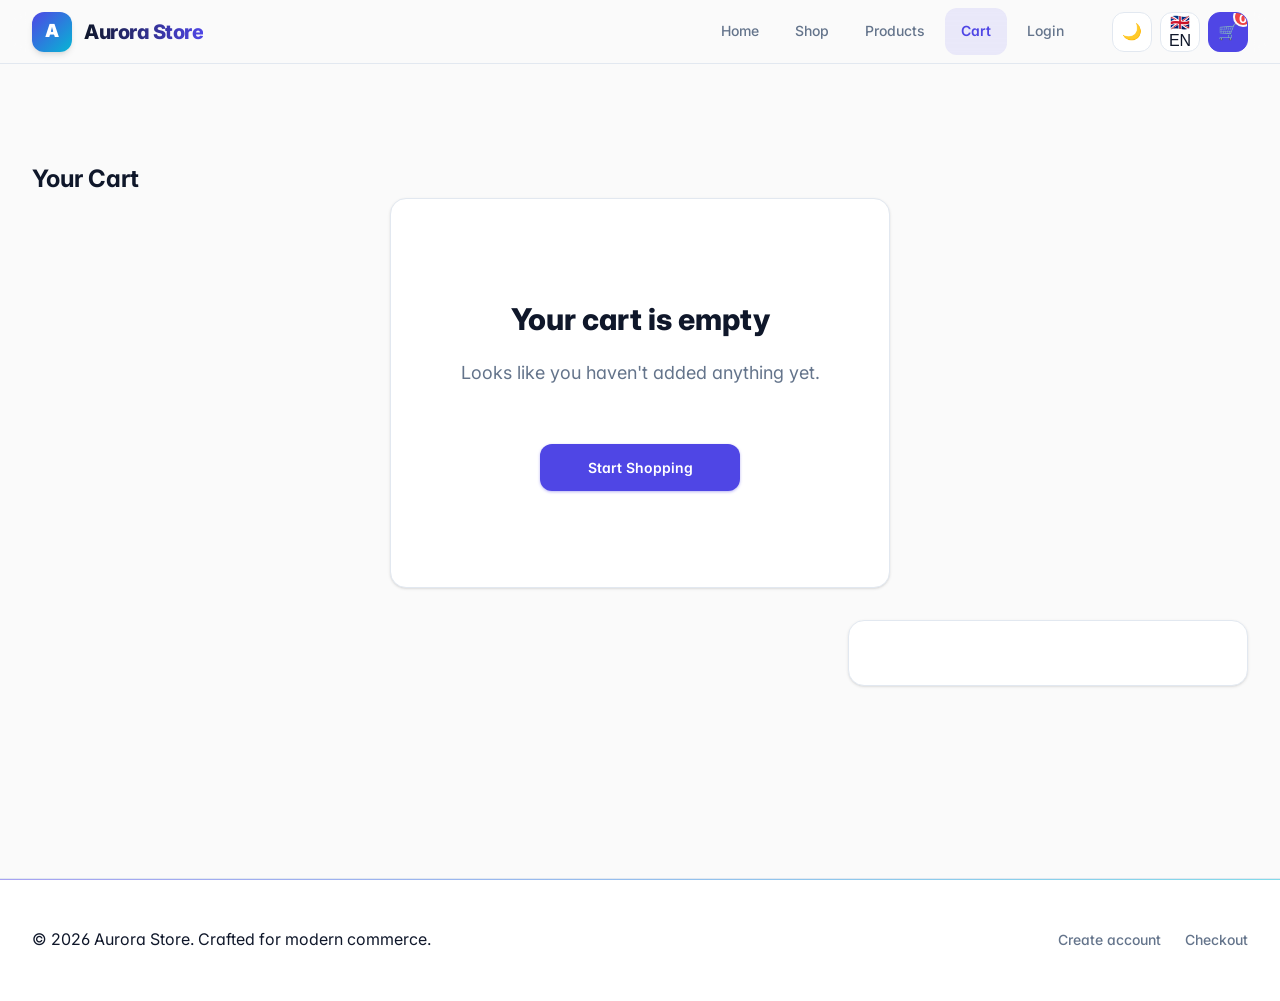
<file: pages/cart.html>
<!DOCTYPE html>
<html lang="en" dir="ltr" data-theme="light">
  <head>
    <meta charset="UTF-8" />
    <meta name="viewport" content="width=device-width, initial-scale=1.0" />
    <meta name="description" content="Review and manage your shopping cart." />
    <title>Cart | Aurora Store</title>
    <link rel="preconnect" href="https://fonts.googleapis.com" />
    <link rel="preconnect" href="https://fonts.gstatic.com" crossorigin />
    <link href="https://fonts.googleapis.com/css2?family=Inter:wght@400;500;600;700;800&family=Cairo:wght@400;500;600;700&display=swap" rel="stylesheet"/>
    <link rel="stylesheet" href="../assets/css/main.css" />
    <script src="../assets/js/app.js" defer></script>
  </head>
  <body data-cart-page>
    <a class="skip-link" href="#main-content">Skip to content</a>

    <header class="site-header" id="top">
      <div class="container site-header__inner">
        <a href="index.html" class="brand" aria-label="Aurora Store home">
          <span class="brand__mark" aria-hidden="true">A</span>
          <span class="brand__name" data-i18n="brand.name">Aurora Store</span>
        </a>

        <button class="nav-toggle" type="button" aria-label="Toggle navigation menu" aria-expanded="false" aria-controls="site-nav" data-nav-toggle>
          <span></span>
          <span></span>
          <span></span>
        </button>

        <nav class="site-nav" id="site-nav" aria-label="Main navigation" data-nav>
          <a class="site-nav__link" href="index.html" data-i18n="nav.home">Home</a>
          <a class="site-nav__link" href="./shop.html" data-i18n="nav.shop">Shop</a>
          <a class="site-nav__link" href="./shop.html" data-i18n="nav.product">Products</a>
          <a class="site-nav__link site-nav__link--active" href="./cart.html" data-i18n="nav.cart">Cart</a>
          <a class="site-nav__link" href="./login.html" data-i18n="nav.login">Login</a>
        </nav>

        <div class="header-actions">
          <button class="icon-btn" type="button" aria-label="Toggle theme" data-theme-toggle>
            <span data-theme-icon aria-hidden="true">🌙</span>
          </button>
          <button class="icon-btn" type="button" aria-label="Switch language" data-lang-toggle>
            <span data-lang-icon>🇬🇧 EN</span>
          </button>
          <a class="icon-btn icon-btn--cart" href="./cart.html" aria-label="Open cart">
            <span aria-hidden="true">🛒</span>
            <span class="cart-counter" data-cart-count>0</span>
          </a>
        </div>
      </div>
    </header>

    <main id="main-content">
      <section class="section">
        <div class="container">
          <h1 data-i18n="cart.title">Your Cart</h1>
          
          <div data-cart-empty hidden class="card cart-empty">
            <h2 data-i18n="cart.emptyTitle">Your cart is empty</h2>
            <p data-i18n="cart.emptyText">Looks like you haven't added anything yet.</p>
            <a href="./shop.html" class="btn btn--primary" style="margin-top: var(--space-6);" data-i18n="cart.startShopping">Start Shopping</a>
          </div>

          <div class="cart-layout">
            <div class="cart-items" data-cart-items></div>
            <div class="cart-summary card" data-cart-summary></div>
          </div>
        </div>
      </section>
    </main>

    <footer class="site-footer">
      <div class="container site-footer__inner">
        <p data-i18n="footer.copyright">© 2026 Aurora Store. Crafted for modern commerce.</p>
        <div class="site-footer__links">
          <a href="./signup.html" data-i18n="footer.create">Create account</a>
          <a href="./checkout.html" data-i18n="footer.checkout">Checkout</a>
        </div>
      </div>
    </footer>

    <div class="toast-stack" aria-live="polite" aria-atomic="true" data-toast-stack></div>
  </body>
</html>
</file>
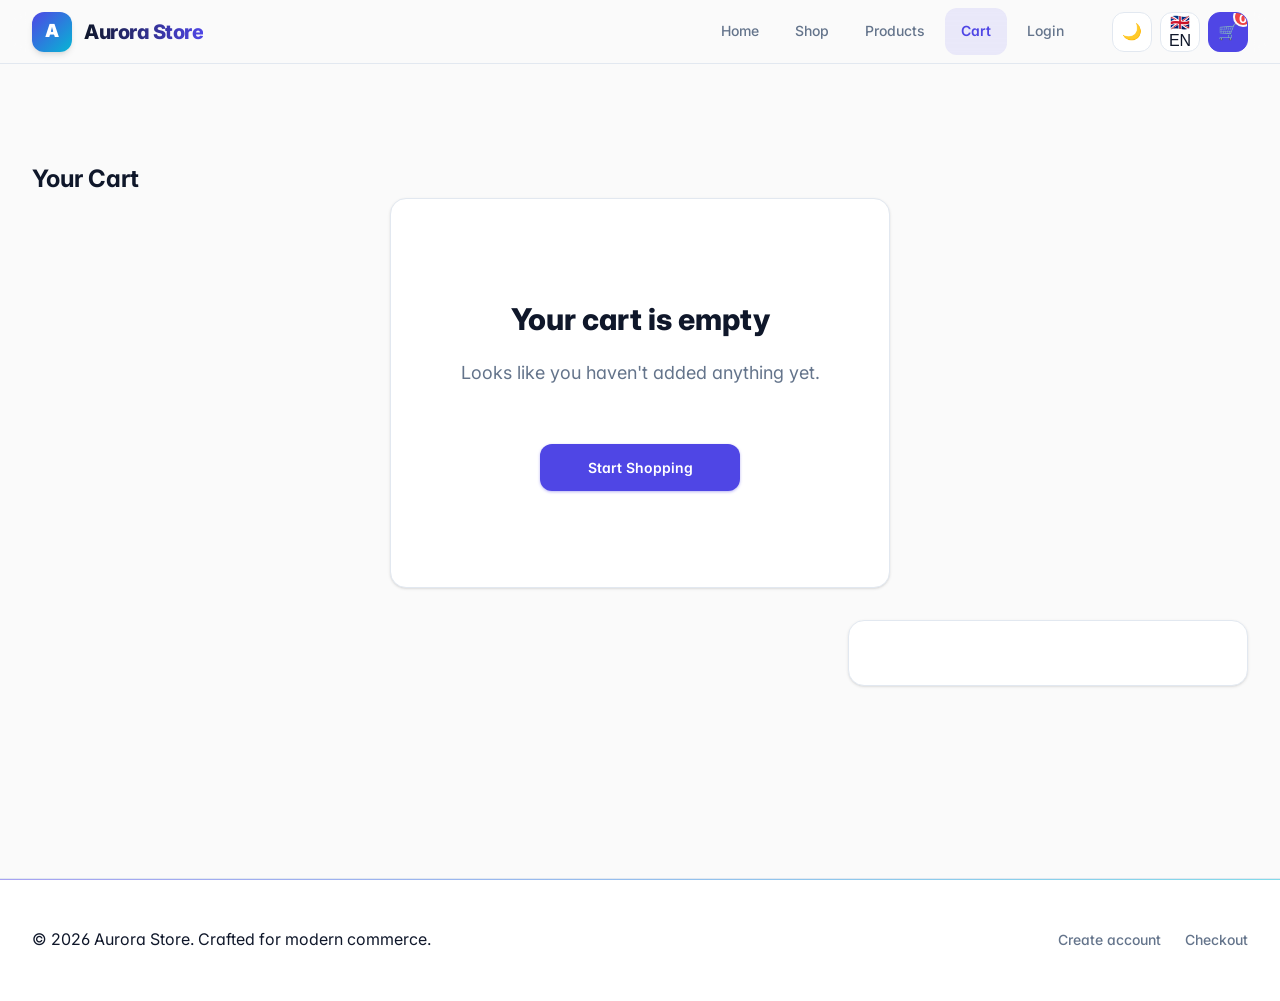
<file: pages/checkout.html>
<!DOCTYPE html>
<html lang="en" dir="ltr" data-theme="light">
  <head>
    <meta charset="UTF-8" />
    <meta name="viewport" content="width=device-width, initial-scale=1.0" />
    <meta name="description" content="Complete your purchase securely." />
    <title>Checkout | Aurora Store</title>
    <link rel="preconnect" href="https://fonts.googleapis.com" />
    <link rel="preconnect" href="https://fonts.gstatic.com" crossorigin />
    <link href="https://fonts.googleapis.com/css2?family=Inter:wght@400;500;600;700;800&family=Cairo:wght@400;500;600;700&display=swap" rel="stylesheet"/>
    <link rel="stylesheet" href="../assets/css/main.css" />
    <script src="../assets/js/app.js" defer></script>
  </head>
  <body data-checkout-page>
    <a class="skip-link" href="#main-content">Skip to content</a>

    <header class="site-header" id="top">
      <div class="container site-header__inner">
        <a href="./index.html" class="brand" aria-label="Aurora Store home">
          <span class="brand__mark" aria-hidden="true">A</span>
          <span class="brand__name" data-i18n="brand.name">Aurora Store</span>
        </a>

        <button class="nav-toggle" type="button" aria-label="Toggle navigation menu" aria-expanded="false" aria-controls="site-nav" data-nav-toggle>
          <span></span>
          <span></span>
          <span></span>
        </button>

        <nav class="site-nav" id="site-nav" aria-label="Main navigation" data-nav>
          <a class="site-nav__link" href="index.html" data-i18n="nav.home">Home</a>
          <a class="site-nav__link" href="./shop.html" data-i18n="nav.shop">Shop</a>
          <a class="site-nav__link" href="./shop.html" data-i18n="nav.product">Products</a>
          <a class="site-nav__link" href="./cart.html" data-i18n="nav.cart">Cart</a>
          <a class="site-nav__link" href="./login.html" data-i18n="nav.login">Login</a>
        </nav>

        <div class="header-actions">
          <button class="icon-btn" type="button" aria-label="Toggle theme" data-theme-toggle>
            <span data-theme-icon aria-hidden="true">🌙</span>
          </button>
          <button class="icon-btn" type="button" aria-label="Switch language" data-lang-toggle>
            <span data-lang-icon>🇬🇧 EN</span>
          </button>
        </div>
      </div>
    </header>

    <main id="main-content">
      <section class="section">
        <div class="container">
          <h1 data-i18n="checkout.title">Checkout</h1>
          
          <div class="checkout-layout">
            <form class="card checkout-form" data-checkout-form>
              <div class="form-group">
                <label for="full-name" data-i18n="checkout.fullName">Full Name *</label>
                <input type="text" id="full-name" class="input" required />
              </div>
              <div class="form-group">
                <label for="email" data-i18n="checkout.email">Email Address *</label>
                <input type="email" id="email" class="input" required />
              </div>
              <div class="form-group">
                <label for="address" data-i18n="checkout.address">Shipping Address *</label>
                <textarea id="address" class="input" rows="3" style="border-radius: var(--radius-md);" required></textarea>
              </div>
              <div class="form-group">
                <label for="card" data-i18n="checkout.card">Card Number *</label>
                <input type="text" id="card" class="input" placeholder="4242 4242 4242 4242" required />
              </div>
              <button type="submit" class="btn btn--primary btn--full" data-i18n="checkout.placeOrder">Place Order</button>
              <div class="form-feedback" data-checkout-feedback></div>
            </form>

            <div class="card cart-summary" data-checkout-summary></div>
          </div>
        </div>
      </section>
    </main>

    <footer class="site-footer">
      <div class="container site-footer__inner">
        <p data-i18n="footer.copyright">© 2026 Aurora Store. Crafted for modern commerce.</p>
        <div class="site-footer__links">
          <a href="./signup.html" data-i18n="footer.create">Create account</a>
          <a href="./checkout.html" data-i18n="footer.checkout">Checkout</a>
        </div>
      </div>
    </footer>

    <div class="toast-stack" aria-live="polite" aria-atomic="true" data-toast-stack></div>
  </body>
</html>
</file>
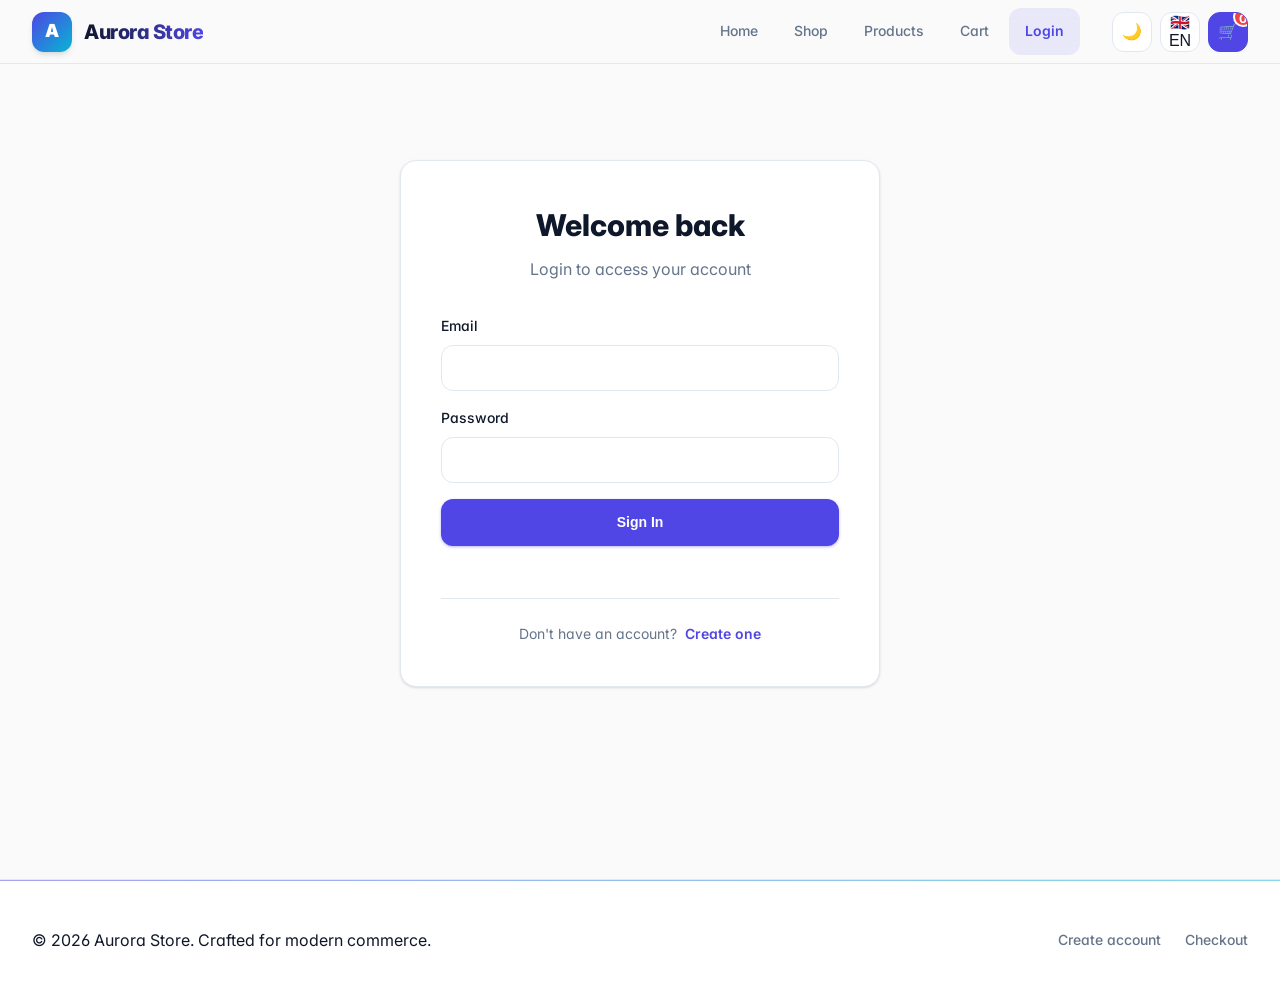
<file: pages/login.html>
<!DOCTYPE html>
<html lang="en" dir="ltr" data-theme="light">
  <head>
    <meta charset="UTF-8" />
    <meta name="viewport" content="width=device-width, initial-scale=1.0" />
    <meta name="description" content="Login to your Aurora Store account." />
    <title>Login | Aurora Store</title>
    <link rel="preconnect" href="https://fonts.googleapis.com" />
    <link rel="preconnect" href="https://fonts.gstatic.com" crossorigin />
    <link href="https://fonts.googleapis.com/css2?family=Inter:wght@400;500;600;700;800&family=Cairo:wght@400;500;600;700&display=swap" rel="stylesheet"/>
    <link rel="stylesheet" href="../assets/css/main.css" />
    <script src="../assets/js/app.js" defer></script>
  </head>
  <body data-login-page>
    <a class="skip-link" href="#main-content">Skip to content</a>

    <header class="site-header" id="top">
      <div class="container site-header__inner">
        <a href="./index.html" class="brand" aria-label="Aurora Store home">
          <span class="brand__mark" aria-hidden="true">A</span>
          <span class="brand__name" data-i18n="brand.name">Aurora Store</span>
        </a>

        <button class="nav-toggle" type="button" aria-label="Toggle navigation menu" aria-expanded="false" aria-controls="site-nav" data-nav-toggle>
          <span></span>
          <span></span>
          <span></span>
        </button>

        <nav class="site-nav" id="site-nav" aria-label="Main navigation" data-nav>
          <a class="site-nav__link" href="./index.html" data-i18n="nav.home">Home</a>
          <a class="site-nav__link" href="./shop.html" data-i18n="nav.shop">Shop</a>
          <a class="site-nav__link" href="./shop.html" data-i18n="nav.product">Products</a>
          <a class="site-nav__link" href="./cart.html" data-i18n="nav.cart">Cart</a>
          <a class="site-nav__link site-nav__link--active" href="./login.html" data-i18n="nav.login">Login</a>
        </nav>

        <div class="header-actions">
          <button class="icon-btn" type="button" aria-label="Toggle theme" data-theme-toggle>
            <span data-theme-icon aria-hidden="true">🌙</span>
          </button>
          <button class="icon-btn" type="button" aria-label="Switch language" data-lang-toggle>
            <span data-lang-icon>🇬🇧 EN</span>
          </button>
          <a class="icon-btn icon-btn--cart" href="./cart.html" aria-label="Open cart">
            <span aria-hidden="true">🛒</span>
            <span class="cart-counter" data-cart-count>0</span>
          </a>
        </div>
      </div>
    </header>

    <main id="main-content">
      <section class="section">
        <div class="container">
          <div class="card auth-card">
            <h1 data-i18n="login.title">Welcome back</h1>
            <p data-i18n="login.subtitle">Login to access your account</p>
            <form class="auth-form" data-login-form>
              <div class="form-group">
                <label for="login-email" data-i18n="login.email">Email</label>
                <input type="email" id="login-email" class="input" required />
              </div>
              <div class="form-group">
                <label for="login-password" data-i18n="login.password">Password</label>
                <input type="password" id="login-password" class="input" required />
              </div>
              <button type="submit" class="btn btn--primary btn--full" data-i18n="login.button">Sign In</button>
              <div class="form-feedback" data-login-feedback></div>
            </form>
            <div class="auth-link">
              <span data-i18n="login.noAccount">Don't have an account?</span>
              <a href="./signup.html" class="link" data-i18n="login.create">Create one</a>
            </div>
          </div>
        </div>
      </section>
    </main>

    <footer class="site-footer">
      <div class="container site-footer__inner">
        <p data-i18n="footer.copyright">© 2026 Aurora Store. Crafted for modern commerce.</p>
        <div class="site-footer__links">
          <a href="./signup.html" data-i18n="footer.create">Create account</a>
          <a href="./checkout.html" data-i18n="footer.checkout">Checkout</a>
        </div>
      </div>
    </footer>

    <div class="toast-stack" aria-live="polite" aria-atomic="true" data-toast-stack></div>
  </body>
</html>
</file>
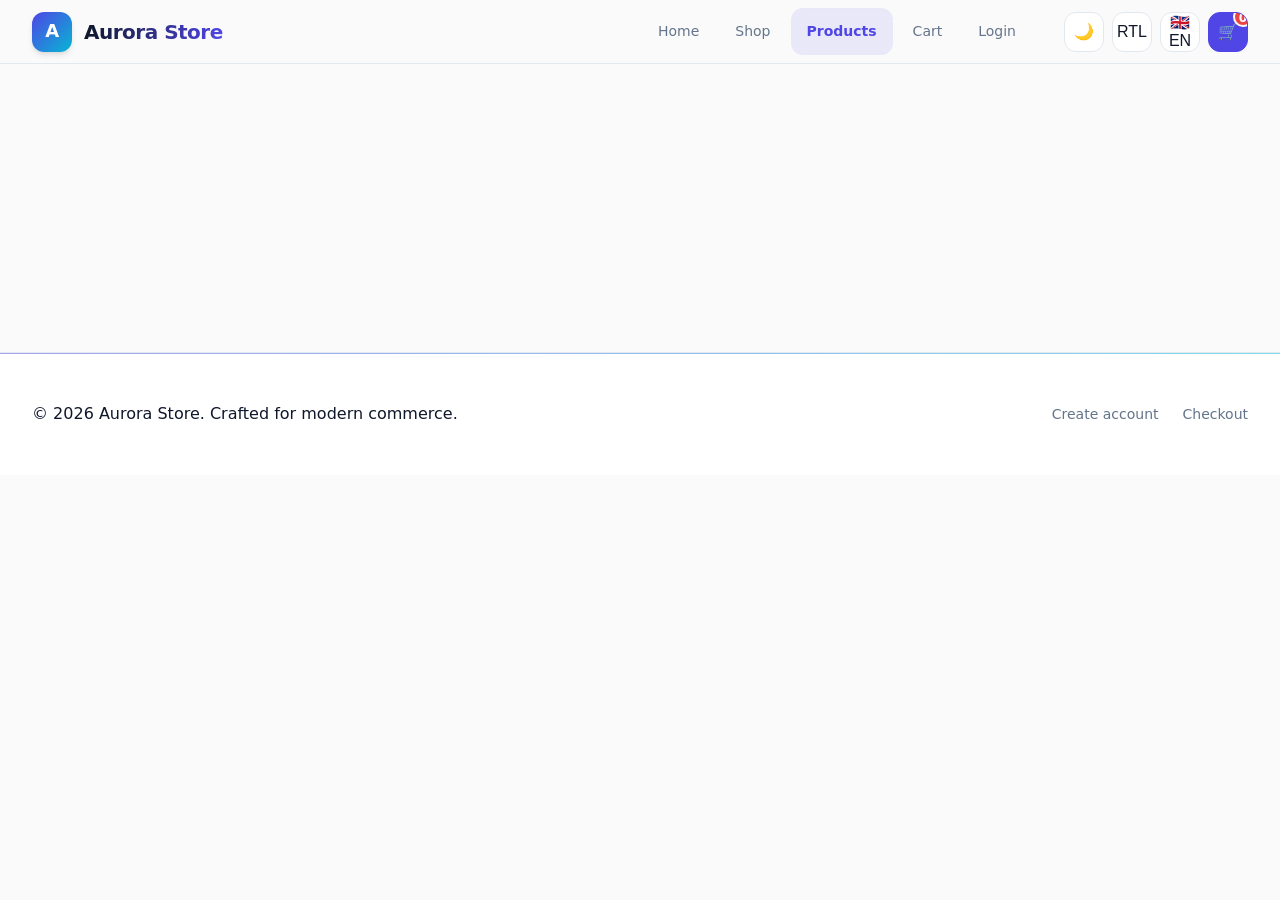
<file: pages/product.html>
<!DOCTYPE html>
<html lang="en" dir="ltr" data-theme="light">
  <head>
    <meta charset="UTF-8" />
    <meta name="viewport" content="width=device-width, initial-scale=1.0" />
    <meta name="description" content="View product details and add to cart." />
    <title>Aurora Store | Product</title>
    <link rel="preconnect" href="https://fonts.googleapis.com" />
    <link rel="preconnect" href="https://fonts.gstatic.com" crossorigin />
    <link
      href="https://fonts.googleapis.com/css2?family=Cairo:wght@400;500;600;700&family=Poppins:wght@400;500;600;700&display=swap"
      rel="stylesheet"
    />
    <link rel="stylesheet" href="../assets/css/main.css" />
    <script src="../assets/js/app.js" defer></script>
  </head>
  <body data-product-page>
    <a class="skip-link" href="#main-content">Skip to content</a>

    <header class="site-header" id="top">
      <div class="container site-header__inner">
        <a href="./index.html" class="brand" aria-label="Aurora Store home">
          <span class="brand__mark" aria-hidden="true">A</span>
          <span class="brand__name" data-i18n="brand.name">Aurora Store</span>
        </a>

        <button
          class="nav-toggle"
          type="button"
          aria-label="Toggle navigation menu"
          aria-expanded="false"
          aria-controls="site-nav"
          data-nav-toggle
        >
          <span></span>
          <span></span>
          <span></span>
        </button>

        <nav class="site-nav" id="site-nav" aria-label="Main navigation" data-nav>
          <a class="site-nav__link" href="./index.html" data-i18n="nav.home">Home</a>
          <a class="site-nav__link" href="./shop.html" data-i18n="nav.shop">Shop</a>
          <a class="site-nav__link site-nav__link--active" href="./product.html" data-i18n="nav.product">Product</a>
          <a class="site-nav__link" href="./cart.html" data-i18n="nav.cart">Cart</a>
          <a class="site-nav__link" href="./login.html" data-i18n="nav.login">Login</a>
        </nav>

        <div class="header-actions">
          <button class="icon-btn" type="button" aria-label="Toggle theme" data-theme-toggle>
            <span data-theme-icon aria-hidden="true">🌙</span>
          </button>
          <button class="icon-btn" type="button" aria-label="Switch text direction" data-dir-toggle>
            <span aria-hidden="true">RTL</span>
          </button>
          <button class="icon-btn" type="button" aria-label="Switch language" data-lang-toggle>
            <span data-lang-icon>🇬🇧 EN</span>
          </button>
          <a class="icon-btn icon-btn--cart" href="./cart.html" aria-label="Open cart">
            <span aria-hidden="true">🛒</span>
            <span class="cart-counter" data-cart-count>0</span>
          </a>
        </div>
      </div>
    </header>

    <main id="main-content">
      <section class="section">
        <div class="container">
          <div data-product-not-found hidden class="card cart-empty">
            <h2 data-i18n="product.notfound.title">Product not found</h2>
            <p data-i18n="product.notfound.text">The product you're looking for doesn't exist.</p>
            <a href="./shop.html" class="btn btn--primary" style="margin-top: var(--space-2);" data-i18n="product.notfound.button">Browse Shop</a>
          </div>
          <div class="product-detail" data-product-container></div>
        </div>
      </section>
    </main>

    <footer class="site-footer">
      <div class="container site-footer__inner">
        <p data-i18n="footer.copyright">© 2026 Aurora Store. Crafted for modern commerce.</p>
        <div class="site-footer__links">
          <a href="./signup.html" data-i18n="footer.create">Create account</a>
          <a href="./checkout.html" data-i18n="footer.checkout">Checkout</a>
        </div>
      </div>
    </footer>

    <div class="toast-stack" aria-live="polite" aria-atomic="true" data-toast-stack></div>
  </body>
</html>
</file>
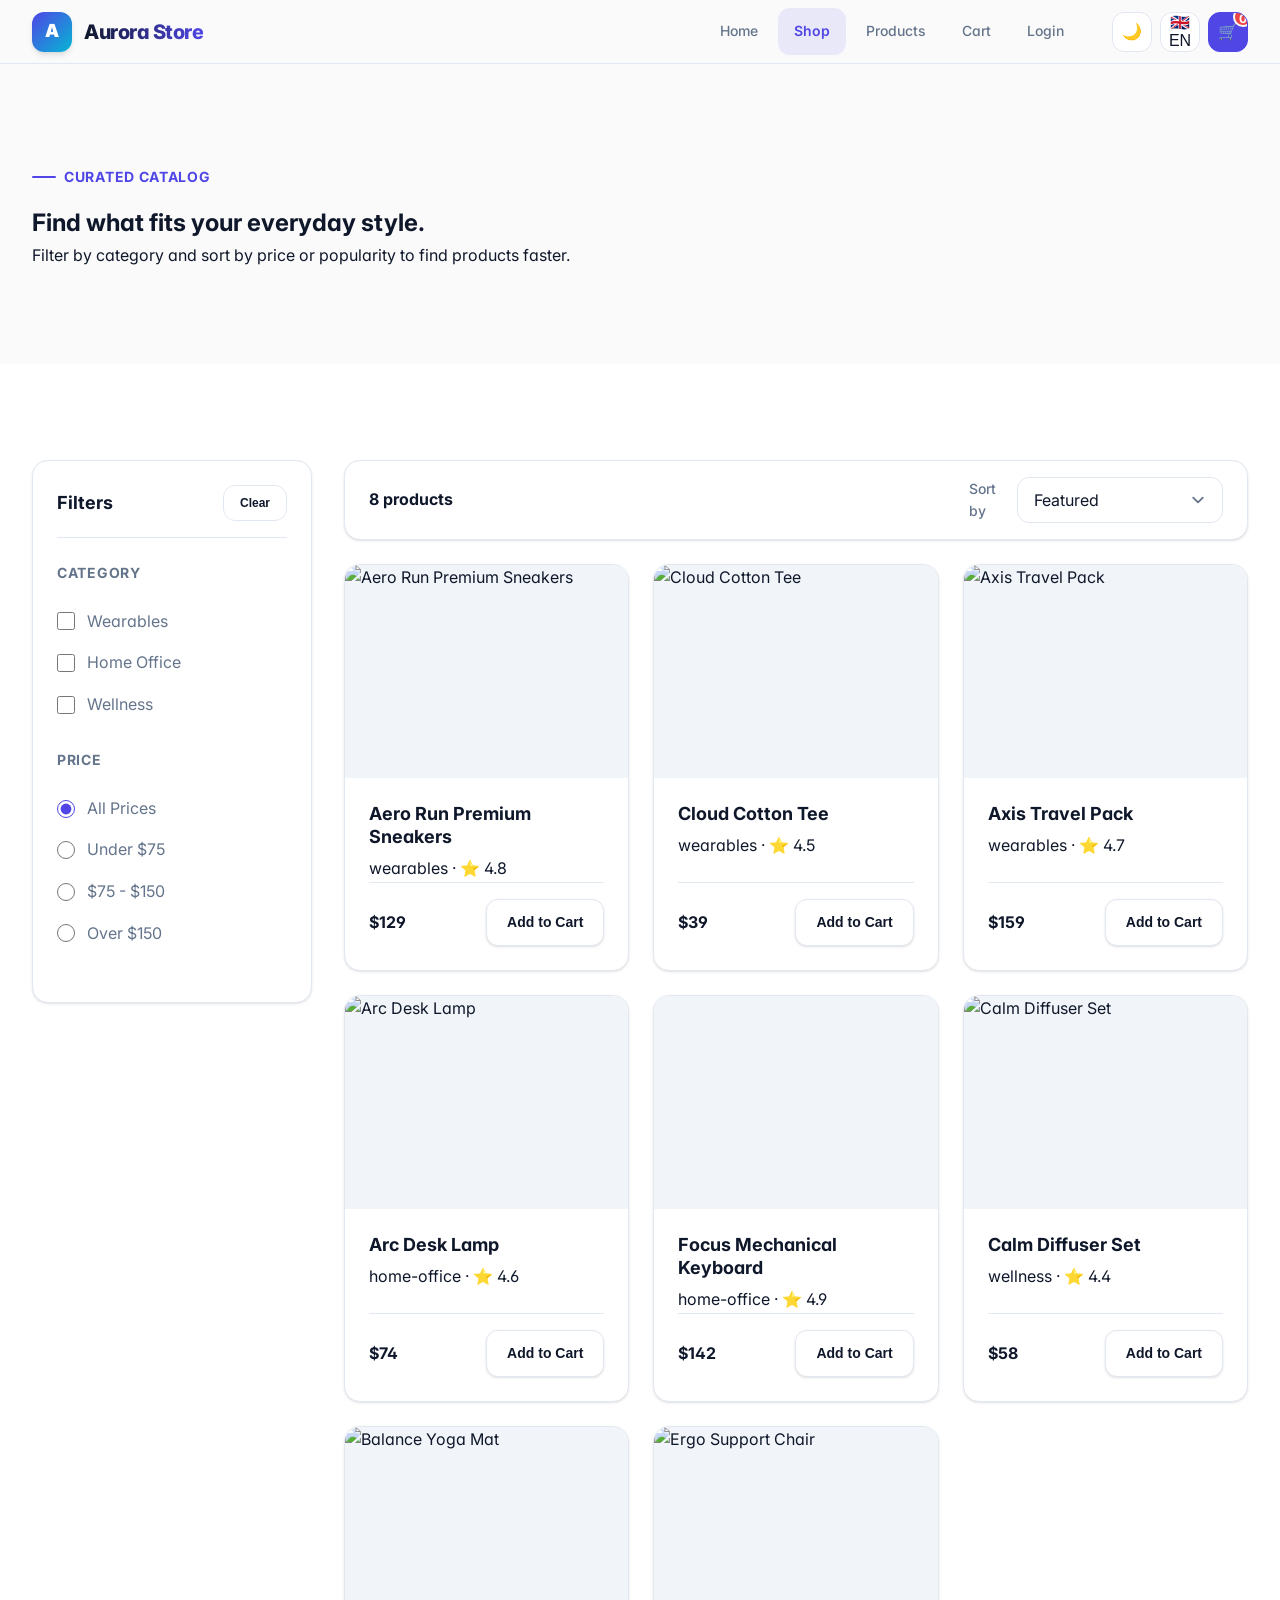
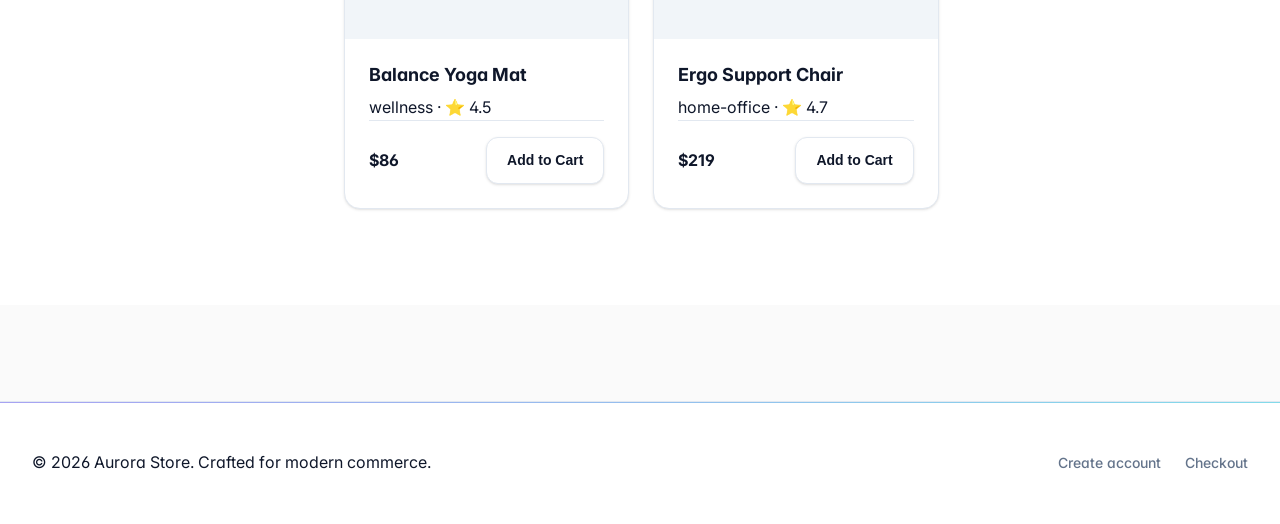
<file: pages/shop.html>
<!doctype html>
<html lang="en" dir="ltr" data-theme="light">
  <head>
    <meta charset="UTF-8" />
    <meta name="viewport" content="width=device-width, initial-scale=1.0" />
    <meta name="description" content="Browse Aurora Store products with smart filtering and sorting."/>
    <title>Shop | Aurora Store</title>
    <link rel="preconnect" href="https://fonts.googleapis.com" />
    <link rel="preconnect" href="https://fonts.gstatic.com" crossorigin />
    <link href="https://fonts.googleapis.com/css2?family=Inter:wght@400;500;600;700;800&family=Cairo:wght@400;500;600;700&display=swap" rel="stylesheet"/>
    <link rel="stylesheet" href="../assets/css/main.css" />
    <script src="../assets/js/app.js" defer></script>
  </head>
  <body class="page page--shop" data-shop-page>
    <a class="skip-link" href="#main-content">Skip to content</a>

    <header class="site-header" id="top">
      <div class="container site-header__inner">
        <a href="./index.html" class="brand" aria-label="Aurora Store home">
          <span class="brand__mark" aria-hidden="true">A</span>
          <span class="brand__name" data-i18n="brand.name">Aurora Store</span>
        </a>

        <button class="nav-toggle" type="button" aria-label="Toggle navigation menu" aria-expanded="false" aria-controls="site-nav" data-nav-toggle>
          <span></span>
          <span></span>
          <span></span>
        </button>

        <nav class="site-nav" id="site-nav" aria-label="Main navigation" data-nav>
          <a class="site-nav__link" href="./index.html" data-i18n="nav.home">Home</a>
          <a class="site-nav__link site-nav__link--active" href="./shop.html" data-i18n="nav.shop">Shop</a>
          <a class="site-nav__link" href="./shop.html" data-i18n="nav.product">Products</a>
          <a class="site-nav__link" href="./cart.html" data-i18n="nav.cart">Cart</a>
          <a class="site-nav__link" href="./login.html" data-i18n="nav.login">Login</a>
        </nav>

        <div class="header-actions">
          <button class="icon-btn" type="button" aria-label="Toggle theme" data-theme-toggle>
            <span data-theme-icon aria-hidden="true">🌙</span>
          </button>
          <button class="icon-btn" type="button" aria-label="Switch language" data-lang-toggle>
            <span data-lang-icon>🇬🇧 EN</span>
          </button>
          <a class="icon-btn icon-btn--cart" href="./cart.html" aria-label="Open cart">
            <span aria-hidden="true">🛒</span>
            <span class="cart-counter" data-cart-count>0</span>
          </a>
        </div>
      </div>
    </header>

    <main id="main-content">
      <section class="section shop-hero">
        <div class="container">
          <p class="eyebrow" data-i18n="shop.eyebrow">Curated Catalog</p>
          <h1 data-i18n="shop.title">Find what fits your everyday style.</h1>
          <p class="shop-hero__text" data-i18n="shop.subtitle">
            Filter by category and sort by price or popularity to find products faster.
          </p>
        </div>
      </section>

      <section class="section section--muted">
        <div class="container shop-layout">
          <aside class="card shop-filters" aria-label="Product filters">
            <div class="shop-filters__head">
              <h2 data-i18n="shop.filters">Filters</h2>
              <button class="btn btn--sm btn--outline" type="button" data-clear-filters data-i18n="shop.clear">
                Clear
              </button>
            </div>

            <fieldset class="filter-group">
              <legend class="filter-group__title" data-i18n="shop.category">Category</legend>
              <label class="filter-option">
                <input type="checkbox" name="category" value="wearables" />
                <span data-i18n="categories.wearables">Wearables</span>
              </label>
              <label class="filter-option">
                <input type="checkbox" name="category" value="home-office" />
                <span data-i18n="categories.homeOffice">Home Office</span>
              </label>
              <label class="filter-option">
                <input type="checkbox" name="category" value="wellness" />
                <span data-i18n="categories.wellness">Wellness</span>
              </label>
            </fieldset>

            <fieldset class="filter-group">
              <legend class="filter-group__title" data-i18n="shop.price">Price</legend>
              <label class="filter-option">
                <input type="radio" name="price" value="all" checked />
                <span data-i18n="shop.priceAll">All Prices</span>
              </label>
              <label class="filter-option">
                <input type="radio" name="price" value="under-75" />
                <span data-i18n="shop.priceUnder">Under $75</span>
              </label>
              <label class="filter-option">
                <input type="radio" name="price" value="75-150" />
                <span data-i18n="shop.priceRange">$75 - $150</span>
              </label>
              <label class="filter-option">
                <input type="radio" name="price" value="over-150" />
                <span data-i18n="shop.priceOver">Over $150</span>
              </label>
            </fieldset>
          </aside>

          <div class="shop-content">
            <div class="shop-toolbar card">
              <div class="shop-toolbar__meta">
                <strong data-result-count>0 products</strong>
              </div>
              <label class="shop-sort">
                <span class="shop-sort__label" data-i18n="shop.sortBy">Sort by</span>
                <select class="input" data-sort-select aria-label="Sort products">
                  <option value="featured" data-i18n="shop.sortFeatured">Featured</option>
                  <option value="price-asc" data-i18n="shop.sortPriceLow">Price: Low to High</option>
                  <option value="price-desc" data-i18n="shop.sortPriceHigh">Price: High to Low</option>
                  <option value="rating-desc" data-i18n="shop.sortRating">Top Rated</option>
                </select>
              </label>
            </div>

            <div class="product-grid shop-grid" data-shop-grid aria-live="polite"></div>

            <div class="shop-empty card" data-empty-state hidden>
              <h3 data-i18n="shop.noResults">No products match your filters</h3>
              <p data-i18n="shop.tryAgain">Try removing one or more filters to view more items.</p>
              <button class="btn btn--primary" type="button" data-clear-filters data-i18n="shop.reset">
                Reset filters
              </button>
            </div>
          </div>
        </div>
      </section>
    </main>

    <footer class="site-footer">
      <div class="container site-footer__inner">
        <p data-i18n="footer.copyright">© 2026 Aurora Store. Crafted for modern commerce.</p>
        <div class="site-footer__links">
          <a href="./signup.html" data-i18n="footer.create">Create account</a>
          <a href="./checkout.html" data-i18n="footer.checkout">Checkout</a>
        </div>
      </div>
    </footer>

    <div class="toast-stack" aria-live="polite" aria-atomic="true" data-toast-stack></div>
  </body>
</html>
</file>
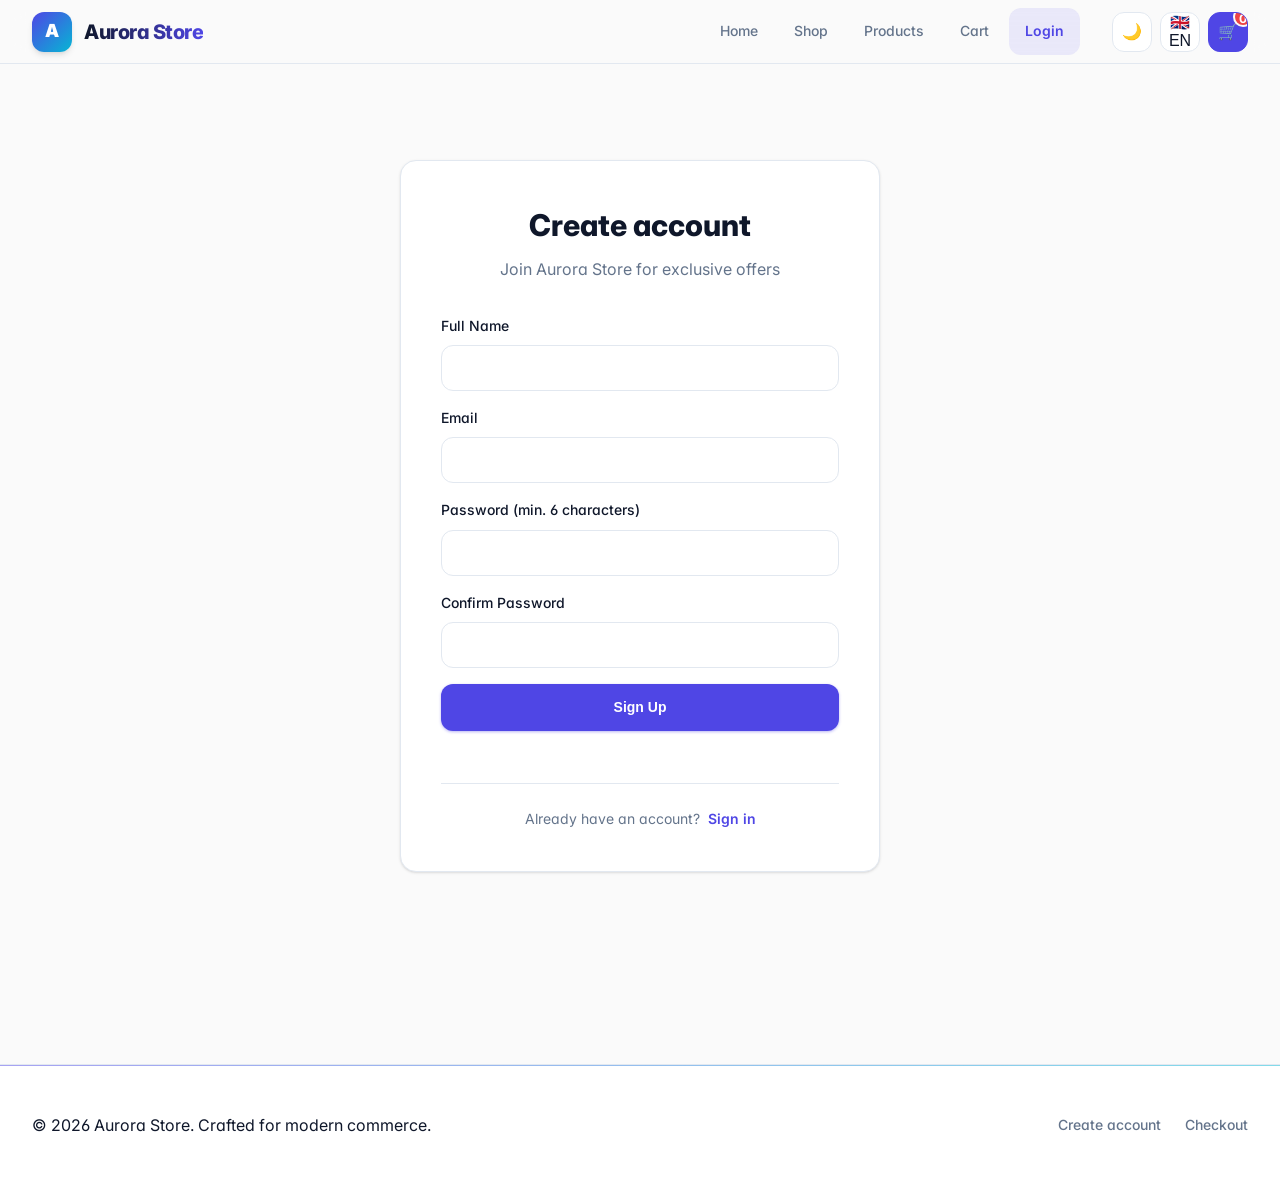
<file: pages/signup.html>
<!DOCTYPE html>
<html lang="en" dir="ltr" data-theme="light">
  <head>
    <meta charset="UTF-8" />
    <meta name="viewport" content="width=device-width, initial-scale=1.0" />
    <meta name="description" content="Create your Aurora Store account." />
    <title>Sign Up | Aurora Store</title>
    <link rel="preconnect" href="https://fonts.googleapis.com" />
    <link rel="preconnect" href="https://fonts.gstatic.com" crossorigin />
    <link href="https://fonts.googleapis.com/css2?family=Inter:wght@400;500;600;700;800&family=Cairo:wght@400;500;600;700&display=swap" rel="stylesheet"/>
    <link rel="stylesheet" href="../assets/css/main.css" />
    <script src="../assets/js/app.js" defer></script>
  </head>
  <body data-signup-page>
    <a class="skip-link" href="#main-content">Skip to content</a>

    <header class="site-header" id="top">
      <div class="container site-header__inner">
        <a href="./index.html" class="brand" aria-label="Aurora Store home">
          <span class="brand__mark" aria-hidden="true">A</span>
          <span class="brand__name" data-i18n="brand.name">Aurora Store</span>
        </a>

        <button class="nav-toggle" type="button" aria-label="Toggle navigation menu" aria-expanded="false" aria-controls="site-nav" data-nav-toggle>
          <span></span>
          <span></span>
          <span></span>
        </button>

        <nav class="site-nav" id="site-nav" aria-label="Main navigation" data-nav>
          <a class="site-nav__link" href="./index.html" data-i18n="nav.home">Home</a>
          <a class="site-nav__link" href="./shop.html" data-i18n="nav.shop">Shop</a>
          <a class="site-nav__link" href="./shop.html" data-i18n="nav.product">Products</a>
          <a class="site-nav__link" href="./cart.html" data-i18n="nav.cart">Cart</a>
          <a class="site-nav__link site-nav__link--active" href="./login.html" data-i18n="nav.login">Login</a>
        </nav>

        <div class="header-actions">
          <button class="icon-btn" type="button" aria-label="Toggle theme" data-theme-toggle>
            <span data-theme-icon aria-hidden="true">🌙</span>
          </button>
          <button class="icon-btn" type="button" aria-label="Switch language" data-lang-toggle>
            <span data-lang-icon>🇬🇧 EN</span>
          </button>
          <a class="icon-btn icon-btn--cart" href="./cart.html" aria-label="Open cart">
            <span aria-hidden="true">🛒</span>
            <span class="cart-counter" data-cart-count>0</span>
          </a>
        </div>
      </div>
    </header>

    <main id="main-content">
      <section class="section">
        <div class="container">
          <div class="card auth-card">
            <h1 data-i18n="signup.title">Create account</h1>
            <p data-i18n="signup.subtitle">Join Aurora Store for exclusive offers</p>
            <form class="auth-form" data-signup-form>
              <div class="form-group">
                <label for="signup-name" data-i18n="signup.name">Full Name</label>
                <input type="text" id="signup-name" class="input" required />
              </div>
              <div class="form-group">
                <label for="signup-email" data-i18n="signup.email">Email</label>
                <input type="email" id="signup-email" class="input" required />
              </div>
              <div class="form-group">
                <label for="signup-password" data-i18n="signup.password">Password (min. 6 characters)</label>
                <input type="password" id="signup-password" class="input" required minlength="6" />
              </div>
              <div class="form-group">
                <label for="signup-confirm" data-i18n="signup.confirm">Confirm Password</label>
                <input type="password" id="signup-confirm" class="input" required />
              </div>
              <button type="submit" class="btn btn--primary btn--full" data-i18n="signup.button">Sign Up</button>
              <div class="form-feedback" data-signup-feedback></div>
            </form>
            <div class="auth-link">
              <span data-i18n="signup.hasAccount">Already have an account?</span>
              <a href="./login.html" class="link" data-i18n="signup.login">Sign in</a>
            </div>
          </div>
        </div>
      </section>
    </main>

    <footer class="site-footer">
      <div class="container site-footer__inner">
        <p data-i18n="footer.copyright">© 2026 Aurora Store. Crafted for modern commerce.</p>
        <div class="site-footer__links">
          <a href="./signup.html" data-i18n="footer.create">Create account</a>
          <a href="./checkout.html" data-i18n="footer.checkout">Checkout</a>
        </div>
      </div>
    </footer>

    <div class="toast-stack" aria-live="polite" aria-atomic="true" data-toast-stack></div>
  </body>
</html>
</file>
<file: assets/css/main.css>
/* ============================================
   AURORA STORE - MAIN DESIGN SYSTEM
   ============================================
   - Design Tokens & Variables
   - Base Reset & Utilities  
   - Layout & Grid System
   - Typography
   - Header & Navigation (موحد)
   - Buttons & Forms
   - Cards & Components
   - Product Components
   - Cart System
   - Footer (موحد)
   - Animations & Effects
   - Responsive Utilities
   ============================================ */

/* ---------- 1. CSS Variables / Design Tokens ---------- */
:root {
  /* Colors - Light Mode */
  --color-bg: #fafafa;
  --color-bg-elevated: #ffffff;
  --color-surface: #ffffff;
  --color-text: #0f172a;
  --color-text-secondary: #64748b;
  --color-text-muted: #94a3b8;
  --color-text-inverse: #f8fafc;
  
  --color-primary: #4f46e5;
  --color-primary-hover: #4338ca;
  --color-primary-light: rgba(79, 70, 229, 0.1);
  --color-primary-lighter: rgba(79, 70, 229, 0.05);
  
  --color-secondary: #1e293b;
  --color-accent: #06b6d4;
  --color-success: #10b981;
  --color-warning: #f59e0b;
  --color-danger: #ef4444;
  
  --color-border: #e2e8f0;
  --color-border-light: #f1f5f9;
  
  /* Gradients */
  --gradient-primary: linear-gradient(135deg, var(--color-primary) 0%, var(--color-accent) 100%);
  --gradient-hero: radial-gradient(circle at top right, var(--color-primary-light) 0%, transparent 50%);
  
  /* Shadows */
  --shadow-xs: 0 1px 2px 0 rgb(0 0 0 / 0.05);
  --shadow-sm: 0 1px 3px 0 rgb(0 0 0 / 0.1), 0 1px 2px -1px rgb(0 0 0 / 0.1);
  --shadow-md: 0 4px 6px -1px rgb(0 0 0 / 0.1), 0 2px 4px -2px rgb(0 0 0 / 0.1);
  --shadow-lg: 0 10px 15px -3px rgb(0 0 0 / 0.1), 0 4px 6px -4px rgb(0 0 0 / 0.1);
  --shadow-xl: 0 20px 25px -5px rgb(0 0 0 / 0.1), 0 8px 10px -6px rgb(0 0 0 / 0.1);
  --shadow-glow: 0 0 20px rgba(79, 70, 229, 0.3);
  --shadow-inner: inset 0 2px 4px 0 rgb(0 0 0 / 0.05);
  
  /* Spacing Scale (4px base) */
  --space-1: 0.25rem;   /* 4px */
  --space-2: 0.5rem;    /* 8px */
  --space-3: 0.75rem;   /* 12px */
  --space-4: 1rem;      /* 16px */
  --space-5: 1.25rem;   /* 20px */
  --space-6: 1.5rem;    /* 24px */
  --space-8: 2rem;      /* 32px */
  --space-10: 2.5rem;   /* 40px */
  --space-12: 3rem;     /* 48px */
  --space-16: 4rem;     /* 64px */
  --space-20: 5rem;     /* 80px */
  --space-24: 6rem;     /* 96px */
  
  /* Border Radius */
  --radius-sm: 0.375rem;   /* 6px */
  --radius-md: 0.5rem;     /* 8px */
  --radius-lg: 0.75rem;    /* 12px */
  --radius-xl: 1rem;       /* 16px */
  --radius-2xl: 1.5rem;    /* 24px */
  --radius-3xl: 2rem;      /* 32px */
  --radius-full: 9999px;
  
  /* Typography */
  --font-sans: 'Inter', system-ui, -apple-system, BlinkMacSystemFont, 'Segoe UI', Roboto, sans-serif;
  --font-display: 'Inter', system-ui, sans-serif;
  --font-arabic: 'Cairo', system-ui, sans-serif;
  
  --text-xs: 0.75rem;      /* 12px */
  --text-sm: 0.875rem;     /* 14px */
  --text-base: 1rem;       /* 16px */
  --text-lg: 1.125rem;     /* 18px */
  --text-xl: 1.25rem;      /* 20px */
  --text-2xl: 1.5rem;      /* 24px */
  --text-3xl: 1.875rem;    /* 30px */
  --text-4xl: 2.25rem;     /* 36px */
  --text-5xl: 3rem;        /* 48px */
  --text-6xl: 3.75rem;     /* 60px */
  
  /* Transitions */
  --duration-fast: 150ms;
  --duration-base: 250ms;
  --duration-slow: 350ms;
  --duration-slower: 500ms;
  
  --ease-out: cubic-bezier(0, 0, 0.2, 1);
  --ease-in-out: cubic-bezier(0.4, 0, 0.2, 1);
  --ease-bounce: cubic-bezier(0.68, -0.55, 0.265, 1.55);
  --ease-spring: cubic-bezier(0.175, 0.885, 0.32, 1.275);
  
  /* Layout */
  --header-height: 4rem;
  --max-width: 1280px;
  --max-width-narrow: 768px;
  --max-width-wide: 1440px;
}

/* Dark Mode Variables */
[data-theme="dark"] {
  --color-bg: #0f172a;
  --color-bg-elevated: #1e293b;
  --color-surface: #1e293b;
  --color-text: #f8fafc;
  --color-text-secondary: #cbd5e1;
  --color-text-muted: #94a3b8;
  --color-text-inverse: #0f172a;
  
  --color-primary: #818cf8;
  --color-primary-hover: #6366f1;
  --color-primary-light: rgba(129, 140, 248, 0.15);
  --color-primary-lighter: rgba(129, 140, 248, 0.05);
  
  --color-secondary: #e2e8f0;
  --color-border: #334155;
  --color-border-light: #1e293b;
  
  --shadow-xs: 0 1px 2px 0 rgb(0 0 0 / 0.3);
  --shadow-sm: 0 1px 3px 0 rgb(0 0 0 / 0.4), 0 1px 2px -1px rgb(0 0 0 / 0.4);
  --shadow-md: 0 4px 6px -1px rgb(0 0 0 / 0.4), 0 2px 4px -2px rgb(0 0 0 / 0.4);
  --shadow-lg: 0 10px 15px -3px rgb(0 0 0 / 0.5), 0 4px 6px -4px rgb(0 0 0 / 0.5);
  --shadow-xl: 0 20px 25px -5px rgb(0 0 0 / 0.6), 0 8px 10px -6px rgb(0 0 0 / 0.6);
}

/* RTL Support */
[dir="rtl"] {
  --space-flow: -1;
}

/* ---------- 2. Base Reset & Global Styles ---------- */
*,
*::before,
*::after {
  box-sizing: border-box;
  margin: 0;
  padding: 0;
}

html {
  scroll-behavior: smooth;
  -webkit-font-smoothing: antialiased;
  -moz-osx-font-smoothing: grayscale;
  text-rendering: optimizeLegibility;
  font-feature-settings: "cv02", "cv03", "cv04", "cv11";
}

body {
  font-family: var(--font-sans);
  font-size: var(--text-base);
  line-height: 1.6;
  color: var(--color-text);
  background-color: var(--color-bg);
  transition: background-color var(--duration-base) var(--ease-out),
              color var(--duration-base) var(--ease-out);
  min-height: 100vh;
  overflow-x: hidden;
  accent-color: var(--color-primary);
}

/* Arabic Font Support */
:lang(ar) {
  font-family: var(--font-arabic);
  line-height: 1.8;
}

/* Selection */
::selection {
  background: var(--color-primary);
  color: white;
}

/* Focus Visible - Accessibility */
:focus-visible {
  outline: 2px solid var(--color-primary);
  outline-offset: 2px;
  border-radius: var(--radius-sm);
}

/* Scrollbar Styling */
::-webkit-scrollbar {
  width: 8px;
  height: 8px;
}

::-webkit-scrollbar-track {
  background: transparent;
}

::-webkit-scrollbar-thumb {
  background: var(--color-border);
  border-radius: var(--radius-full);
  border: 2px solid var(--color-bg);
}

::-webkit-scrollbar-thumb:hover {
  background: var(--color-text-muted);
}

/* Images */
img {
  max-width: 100%;
  height: auto;
  display: block;
  object-fit: cover;
}

/* Links */
a {
  color: inherit;
  text-decoration: none;
  transition: color var(--duration-fast) var(--ease-out);
}

/* ---------- 3. Utility Classes ---------- */
.container {
  width: 100%;
  max-width: var(--max-width);
  margin-inline: auto;
  padding-inline: var(--space-4);
}

@media (min-width: 640px) {
  .container {
    padding-inline: var(--space-6);
  }
}

@media (min-width: 1024px) {
  .container {
    padding-inline: var(--space-8);
  }
}

.container--narrow {
  max-width: var(--max-width-narrow);
}

.container--wide {
  max-width: var(--max-width-wide);
}

.sr-only {
  position: absolute;
  width: 1px;
  height: 1px;
  padding: 0;
  margin: -1px;
  overflow: hidden;
  clip: rect(0, 0, 0, 0);
  white-space: nowrap;
  border-width: 0;
}

.text-center { text-align: center; }
.text-left { text-align: left; }
.text-right { text-align: right; }

.hidden { display: none !important; }
.invisible { visibility: hidden; }

/* ---------- 4. Skip Link (Accessibility) ---------- */
.skip-link {
  position: absolute;
  top: -100%;
  left: 50%;
  transform: translateX(-50%);
  background: var(--color-primary);
  color: white;
  padding: var(--space-3) var(--space-6);
  border-radius: var(--radius-lg);
  font-weight: 600;
  font-size: var(--text-sm);
  box-shadow: var(--shadow-lg);
  z-index: 100;
  transition: top var(--duration-fast) var(--ease-out);
  text-decoration: none;
}

.skip-link:focus {
  top: var(--space-4);
}

/* ---------- 5. Header & Navigation ---------- */
.site-header {
  position: sticky;
  top: 0;
  z-index: 50;
  height: var(--header-height);
  background: rgba(250, 250, 250, 0.8);
  backdrop-filter: blur(12px) saturate(180%);
  -webkit-backdrop-filter: blur(12px) saturate(180%);
  border-bottom: 1px solid var(--color-border);
  transition: all var(--duration-base) var(--ease-out);
}

[data-theme="dark"] .site-header {
  background: rgba(15, 23, 42, 0.8);
  border-bottom-color: rgba(255, 255, 255, 0.1);
}

.site-header__inner {
  display: flex;
  align-items: center;
  justify-content: space-between;
  height: 100%;
  gap: var(--space-4);
}

/* Brand Logo */
.brand {
  display: flex;
  align-items: center;
  gap: var(--space-3);
  font-weight: 800;
  font-size: var(--text-xl);
  letter-spacing: -0.025em;
  flex-shrink: 0;
  transition: transform var(--duration-fast) var(--ease-out);
}

.brand:hover {
  transform: scale(1.02);
}

.brand__mark {
  width: 2.5rem;
  height: 2.5rem;
  background: var(--gradient-primary);
  border-radius: var(--radius-lg);
  display: grid;
  place-items: center;
  color: white;
  font-weight: 900;
  font-size: var(--text-lg);
  box-shadow: var(--shadow-md);
  transition: all var(--duration-fast) var(--ease-out);
}

.brand:hover .brand__mark {
  transform: rotate(-5deg) scale(1.05);
  box-shadow: var(--shadow-glow);
}

.brand__name {
  color: var(--color-text);
  font-family: var(--font-display);
  background: linear-gradient(to right, var(--color-text), var(--color-primary));
  -webkit-background-clip: text;
  -webkit-text-fill-color: transparent;
  background-clip: text;
}

/* Navigation */
.site-nav {
  display: none;
  position: absolute;
  top: 100%;
  left: 0;
  right: 0;
  background: var(--color-surface);
  padding: var(--space-4);
  flex-direction: column;
  gap: var(--space-2);
  border-bottom: 1px solid var(--color-border);
  box-shadow: var(--shadow-lg);
  z-index: 40;
}

.site-nav.is-open {
  display: flex;
  animation: slideDown var(--duration-base) var(--ease-out);
}

@media (min-width: 768px) {
  .site-nav {
    display: flex;
    position: static;
    flex-direction: row;
    background: transparent;
    padding: 0;
    border: none;
    box-shadow: none;
    gap: var(--space-1);
    margin-left: auto;
    margin-right: var(--space-4);
  }
  
  [dir="rtl"] .site-nav {
    margin-left: var(--space-4);
    margin-right: auto;
  }
}

.site-nav__link {
  display: block;
  padding: var(--space-3) var(--space-4);
  border-radius: var(--radius-lg);
  font-weight: 500;
  font-size: var(--text-sm);
  color: var(--color-text-secondary);
  transition: all var(--duration-fast) var(--ease-out);
  position: relative;
  overflow: hidden;
}

.site-nav__link::before {
  content: '';
  position: absolute;
  inset: 0;
  background: var(--color-primary-light);
  transform: scaleX(0);
  transform-origin: right;
  transition: transform var(--duration-fast) var(--ease-out);
  border-radius: var(--radius-lg);
  z-index: -1;
}

[dir="rtl"] .site-nav__link::before {
  transform-origin: left;
}

.site-nav__link:hover {
  color: var(--color-primary);
}

.site-nav__link:hover::before {
  transform: scaleX(1);
  transform-origin: left;
}

[dir="rtl"] .site-nav__link:hover::before {
  transform-origin: right;
}

.site-nav__link--active {
  color: var(--color-primary);
  background: var(--color-primary-light);
  font-weight: 600;
}

/* Mobile Menu Toggle */
.nav-toggle {
  display: flex;
  flex-direction: column;
  justify-content: center;
  gap: 5px;
  width: 44px;
  height: 44px;
  padding: 0 11px;
  border-radius: var(--radius-lg);
  background: var(--color-surface);
  border: 1px solid var(--color-border);
  cursor: pointer;
  transition: all var(--duration-fast) var(--ease-out);
  position: relative;
  overflow: hidden;
}

@media (min-width: 768px) {
  .nav-toggle {
    display: none;
  }
}

.nav-toggle:hover {
  background: var(--color-border-light);
  border-color: var(--color-primary);
}

.nav-toggle span {
  display: block;
  width: 100%;
  height: 2px;
  background: var(--color-text);
  border-radius: 2px;
  transition: all var(--duration-base) var(--ease-in-out);
  transform-origin: center;
}

.nav-toggle.is-active span:nth-child(1) {
  transform: translateY(7px) rotate(45deg);
}

.nav-toggle.is-active span:nth-child(2) {
  opacity: 0;
  transform: scaleX(0);
}

.nav-toggle.is-active span:nth-child(3) {
  transform: translateY(-7px) rotate(-45deg);
}

/* Header Actions */
.header-actions {
  display: flex;
  align-items: center;
  gap: var(--space-2);
}

.icon-btn {
  width: 2.5rem;
  height: 2.5rem;
  border-radius: var(--radius-lg);
  display: grid;
  place-items: center;
  background: var(--color-surface);
  border: 1px solid var(--color-border);
  color: var(--color-text);
  font-size: var(--text-base);
  cursor: pointer;
  transition: all var(--duration-fast) var(--ease-out);
  position: relative;
  overflow: hidden;
}

.icon-btn:hover {
  background: var(--color-border-light);
  transform: translateY(-2px);
  box-shadow: var(--shadow-md);
  border-color: var(--color-primary);
}

.icon-btn:active {
  transform: translateY(0);
}

.icon-btn--cart {
  background: var(--color-primary);
  color: white;
  border-color: var(--color-primary);
}

.icon-btn--cart:hover {
  background: var(--color-primary-hover);
  transform: translateY(-2px) scale(1.05);
  box-shadow: var(--shadow-glow);
}

.cart-counter {
  position: absolute;
  top: -6px;
  right: -6px;
  min-width: 1.25rem;
  height: 1.25rem;
  padding: 0 4px;
  background: var(--color-danger);
  color: white;
  font-size: var(--text-xs);
  font-weight: 700;
  border-radius: var(--radius-full);
  display: grid;
  place-items: center;
  border: 2px solid var(--color-bg);
  transition: transform var(--duration-fast) var(--ease-bounce);
}

[dir="rtl"] .cart-counter {
  right: auto;
  left: -6px;
}

.cart-counter.updated {
  animation: bounce 0.5s var(--ease-bounce);
}

/* ---------- 6. Buttons ---------- */
.btn {
  display: inline-flex;
  align-items: center;
  justify-content: center;
  gap: var(--space-2);
  padding: var(--space-3) var(--space-5);
  border-radius: var(--radius-lg);
  font-weight: 600;
  font-size: var(--text-sm);
  line-height: 1.5;
  border: 1px solid transparent;
  cursor: pointer;
  transition: all var(--duration-fast) var(--ease-out);
  white-space: nowrap;
  position: relative;
  overflow: hidden;
  text-decoration: none;
}

.btn::before {
  content: '';
  position: absolute;
  inset: 0;
  background: linear-gradient(to right, transparent, rgba(255,255,255,0.2), transparent);
  transform: translateX(-100%);
  transition: transform 0.6s ease;
}

.btn:hover::before {
  transform: translateX(100%);
}

.btn:active {
  transform: translateY(1px) scale(0.98);
}

.btn--primary {
  background: var(--color-primary);
  color: white;
  box-shadow: 0 1px 3px 0 rgba(79, 70, 229, 0.4), 
              0 0 0 0 rgba(79, 70, 229, 0.2);
  transition: all var(--duration-fast) var(--ease-out),
              box-shadow var(--duration-slow) var(--ease-out);
}

.btn--primary:hover {
  background: var(--color-primary-hover);
  transform: translateY(-2px);
  box-shadow: var(--shadow-glow),
              0 4px 12px rgba(79, 70, 229, 0.3);
}

.btn--secondary {
  background: var(--color-surface);
  color: var(--color-text);
  border-color: var(--color-border);
  box-shadow: var(--shadow-sm);
}

.btn--secondary:hover {
  background: var(--color-border-light);
  border-color: var(--color-text-muted);
  transform: translateY(-2px);
  box-shadow: var(--shadow-md);
}

.btn--outline {
  background: transparent;
  color: var(--color-text);
  border-color: var(--color-border);
}

.btn--outline:hover {
  background: var(--color-border-light);
  border-color: var(--color-primary);
  color: var(--color-primary);
}

.btn--ghost {
  background: transparent;
  color: var(--color-text-secondary);
  border-color: transparent;
}

.btn--ghost:hover {
  background: var(--color-border-light);
  color: var(--color-text);
}

.btn--white {
  background: white;
  color: var(--color-primary);
  box-shadow: var(--shadow-sm);
}

.btn--white:hover {
  transform: translateY(-2px);
  box-shadow: var(--shadow-md);
}

.btn--danger {
  background: var(--color-danger);
  color: white;
}

.btn--danger:hover {
  background: #dc2626;
  transform: translateY(-2px);
  box-shadow: 0 4px 12px rgba(239, 68, 68, 0.3);
}

/* Button Sizes */
.btn--sm {
  padding: var(--space-2) var(--space-4);
  font-size: var(--text-xs);
}

.btn--lg {
  padding: var(--space-4) var(--space-6);
  font-size: var(--text-base);
}

.btn--xl {
  padding: var(--space-4) var(--space-8);
  font-size: var(--text-lg);
  min-height: 3.5rem;
}

.btn--full {
  width: 100%;
}

.btn--icon-only {
  padding: var(--space-3);
  aspect-ratio: 1;
}

.btn:disabled,
.btn[aria-disabled="true"] {
  opacity: 0.5;
  cursor: not-allowed;
  transform: none !important;
  pointer-events: none;
}

/* Link Button */
.link {
  color: var(--color-primary);
  font-weight: 600;
  display: inline-flex;
  align-items: center;
  gap: var(--space-2);
  transition: all var(--duration-fast) var(--ease-out);
  position: relative;
}

.link::after {
  content: '';
  position: absolute;
  bottom: -2px;
  left: 0;
  width: 0;
  height: 2px;
  background: var(--color-primary);
  transition: width var(--duration-fast) var(--ease-out);
}

.link:hover {
  gap: var(--space-3);
}

.link:hover::after {
  width: 100%;
}

[dir="rtl"] .link::after {
  left: auto;
  right: 0;
}

/* ---------- 7. Forms & Inputs ---------- */
.form-group {
  margin-bottom: var(--space-4);
}

.form-group label {
  display: block;
  font-weight: 500;
  font-size: var(--text-sm);
  color: var(--color-text);
  margin-bottom: var(--space-2);
}

.input,
select.input,
textarea.input {
  width: 100%;
  min-height: 44px;
  padding: var(--space-3) var(--space-4);
  border: 1.5px solid var(--color-border);
  border-radius: var(--radius-lg);
  background: var(--color-surface);
  color: var(--color-text);
  font-size: var(--text-base);
  font-family: inherit;
  transition: all var(--duration-fast) var(--ease-out);
}

.input:hover {
  border-color: var(--color-text-muted);
}

.input:focus {
  outline: none;
  border-color: var(--color-primary);
  box-shadow: 0 0 0 3px var(--color-primary-light);
}

.input::placeholder {
  color: var(--color-text-muted);
  opacity: 0.7;
}

textarea.input {
  min-height: 120px;
  resize: vertical;
  line-height: 1.6;
}

select.input {
  cursor: pointer;
  appearance: none;
  background-image: url("data:image/svg+xml,%3csvg xmlns='http://www.w3.org/2000/svg' fill='none' viewBox='0 0 20 20'%3e%3cpath stroke='%2364748b' stroke-linecap='round' stroke-linejoin='round' stroke-width='1.5' d='M6 8l4 4 4-4'/%3e%3c/svg%3e");
  background-position: right 0.75rem center;
  background-repeat: no-repeat;
  background-size: 1.5em 1.5em;
  padding-right: 2.5rem;
}

[dir="rtl"] select.input {
  background-position: left 0.75rem center;
  padding-right: var(--space-4);
  padding-left: 2.5rem;
}

/* Form Feedback */
.form-feedback {
  font-size: var(--text-sm);
  margin-top: var(--space-2);
  min-height: 1.25rem;
  font-weight: 500;
  display: flex;
  align-items: center;
  gap: var(--space-2);
}

.form-feedback::before {
  content: '';
  display: inline-block;
  width: 16px;
  height: 16px;
  border-radius: 50%;
  opacity: 0;
  transition: opacity var(--duration-fast);
}

.form-feedback.is-error {
  color: var(--color-danger);
}

.form-feedback.is-error::before {
  content: '⚠';
  opacity: 1;
  color: var(--color-danger);
}

.form-feedback.is-success {
  color: var(--color-success);
}

.form-feedback.is-success::before {
  content: '✓';
  opacity: 1;
  color: var(--color-success);
}

/* ---------- 8. Cards ---------- */
.card {
  background: var(--color-surface);
  border-radius: var(--radius-xl);
  border: 1px solid var(--color-border);
  box-shadow: var(--shadow-sm);
  overflow: hidden;
  transition: all var(--duration-base) var(--ease-out);
}

.card:hover {
  box-shadow: var(--shadow-md);
  transform: translateY(-2px);
}

.card--interactive {
  cursor: pointer;
}

.card--interactive:hover {
  border-color: var(--color-primary-light);
  transform: translateY(-4px);
  box-shadow: var(--shadow-lg);
}

.card__body {
  padding: var(--space-6);
}

.card__title {
  font-size: var(--text-lg);
  font-weight: 700;
  margin-bottom: var(--space-2);
  color: var(--color-text);
}

.card__text {
  color: var(--color-text-secondary);
  font-size: var(--text-sm);
  line-height: 1.6;
}

/* ---------- 9. Hero Section ---------- */
.hero {
  padding-block: var(--space-24);
  position: relative;
  overflow: hidden;
  isolation: isolate;
}

.hero::before {
  content: '';
  position: absolute;
  top: -50%;
  right: -20%;
  width: 800px;
  height: 800px;
  background: var(--gradient-hero);
  opacity: 0.6;
  pointer-events: none;
  z-index: -1;
}

[data-theme="dark"] .hero::before {
  opacity: 0.3;
}

.hero__grid {
  display: grid;
  gap: var(--space-12);
  align-items: center;
  position: relative;
  z-index: 1;
}

@media (min-width: 1024px) {
  .hero__grid {
    grid-template-columns: 1fr 1fr;
    gap: var(--space-16);
  }
}

.eyebrow {
  display: inline-flex;
  align-items: center;
  gap: var(--space-2);
  color: var(--color-primary);
  font-weight: 700;
  font-size: var(--text-sm);
  text-transform: uppercase;
  letter-spacing: 0.05em;
  margin-bottom: var(--space-4);
}

.eyebrow::before {
  content: '';
  display: block;
  width: 24px;
  height: 2px;
  background: var(--color-primary);
  border-radius: var(--radius-full);
}

.hero__title {
  font-size: clamp(var(--text-3xl), 5vw, var(--text-5xl));
  font-weight: 800;
  line-height: 1.1;
  letter-spacing: -0.02em;
  margin-bottom: var(--space-6);
  background: linear-gradient(to right, var(--color-text), var(--color-text-secondary));
  -webkit-background-clip: text;
  -webkit-text-fill-color: transparent;
  background-clip: text;
}

.hero__text {
  font-size: var(--text-lg);
  color: var(--color-text-secondary);
  max-width: 50ch;
  margin-bottom: var(--space-8);
  line-height: 1.7;
}

.hero__actions {
  display: flex;
  flex-wrap: wrap;
  gap: var(--space-4);
}

.hero__media {
  border-radius: var(--radius-2xl);
  overflow: hidden;
  box-shadow: var(--shadow-xl);
  position: relative;
  transform: perspective(1000px) rotateY(-5deg);
  transition: transform var(--duration-slow) var(--ease-out);
}

.hero__media:hover {
  transform: perspective(1000px) rotateY(0deg);
}

.hero__media::after {
  content: '';
  position: absolute;
  inset: 0;
  background: linear-gradient(to top, rgba(0,0,0,0.2), transparent 50%);
  opacity: 0;
  transition: opacity var(--duration-base);
}

.hero__media:hover::after {
  opacity: 1;
}

.hero__media img {
  width: 100%;
  height: 100%;
  object-fit: cover;
  transition: transform var(--duration-slow) var(--ease-out);
}

.hero__media:hover img {
  transform: scale(1.05);
}

/* ---------- 10. Section Layouts ---------- */
.section {
  padding-block: var(--space-24);
  position: relative;
}

.section--muted {
  background: var(--color-bg-elevated);
}

.section--gradient {
  background: linear-gradient(to bottom, var(--color-bg), var(--color-bg-elevated));
}

.section-head {
  display: flex;
  align-items: center;
  justify-content: space-between;
  gap: var(--space-4);
  margin-bottom: var(--space-12);
  flex-wrap: wrap;
}

.section-head h2 {
  font-size: var(--text-3xl);
  font-weight: 800;
  color: var(--color-text);
  position: relative;
  display: inline-block;
}

.section-head h2::after {
  content: '';
  position: absolute;
  bottom: -8px;
  left: 0;
  width: 60px;
  height: 4px;
  background: var(--gradient-primary);
  border-radius: var(--radius-full);
}

[dir="rtl"] .section-head h2::after {
  left: auto;
  right: 0;
}

/* ---------- 11. Category Grid ---------- */
.category-grid {
  display: grid;
  gap: var(--space-6);
  grid-template-columns: repeat(auto-fit, minmax(280px, 1fr));
}

.category-card {
  padding: var(--space-8);
  background: var(--color-surface);
  border: 1px solid var(--color-border);
  border-radius: var(--radius-xl);
  transition: all var(--duration-base) var(--ease-out);
  position: relative;
  overflow: hidden;
}

.category-card::before {
  content: '';
  position: absolute;
  top: 0;
  left: 0;
  right: 0;
  height: 4px;
  background: var(--gradient-primary);
  transform: scaleX(0);
  transition: transform var(--duration-base) var(--ease-out);
}

.category-card:hover {
  transform: translateY(-4px);
  box-shadow: var(--shadow-lg);
  border-color: var(--color-primary-light);
}

.category-card:hover::before {
  transform: scaleX(1);
}

.category-card h3 {
  font-size: var(--text-xl);
  font-weight: 700;
  margin-bottom: var(--space-3);
  color: var(--color-text);
}

.category-card p {
  color: var(--color-text-secondary);
  font-size: var(--text-base);
  line-height: 1.6;
}

/* ---------- 12. Product Grid & Cards ---------- */
.product-grid {
  display: grid;
  gap: var(--space-6);
  grid-template-columns: repeat(auto-fill, minmax(280px, 1fr));
}

.product-card {
  background: var(--color-surface);
  border-radius: var(--radius-xl);
  overflow: hidden;
  border: 1px solid var(--color-border);
  transition: all var(--duration-base) var(--ease-out);
  display: flex;
  flex-direction: column;
  position: relative;
}

.product-card::after {
  content: '';
  position: absolute;
  inset: 0;
  border: 2px solid transparent;
  border-radius: var(--radius-xl);
  transition: border-color var(--duration-fast);
  pointer-events: none;
}

.product-card:hover {
  transform: translateY(-6px);
  box-shadow: var(--shadow-xl);
}

.product-card:hover::after {
  border-color: var(--color-primary-light);
}

.product-card__media {
  position: relative;
  aspect-ratio: 4/3;
  overflow: hidden;
  background: var(--color-border-light);
}

.product-card__media img {
  width: 100%;
  height: 100%;
  object-fit: cover;
  transition: transform var(--duration-slow) var(--ease-out);
}

.product-card:hover .product-card__media img {
  transform: scale(1.08);
}

.product-card__overlay {
  position: absolute;
  inset: 0;
  background: linear-gradient(to top, rgba(0,0,0,0.6), transparent);
  display: flex;
  align-items: flex-end;
  justify-content: center;
  padding: var(--space-4);
  opacity: 0;
  transition: opacity var(--duration-base) var(--ease-out);
}

.product-card:hover .product-card__overlay {
  opacity: 1;
}

.product-card__overlay .btn {
  transform: translateY(10px);
  transition: transform var(--duration-base) var(--ease-out);
}

.product-card:hover .product-card__overlay .btn {
  transform: translateY(0);
}

.product-card__body {
  padding: var(--space-6);
  flex: 1;
  display: flex;
  flex-direction: column;
}

.product-card__meta-top {
  display: flex;
  justify-content: space-between;
  align-items: center;
  margin-bottom: var(--space-3);
}

.product-card__category {
  font-size: var(--text-xs);
  text-transform: uppercase;
  letter-spacing: 0.05em;
  color: var(--color-primary);
  font-weight: 700;
  padding: var(--space-1) var(--space-2);
  background: var(--color-primary-lighter);
  border-radius: var(--radius-md);
}

.product-card__rating {
  display: flex;
  align-items: center;
  gap: 4px;
  font-size: var(--text-sm);
  color: var(--color-warning);
  font-weight: 600;
}

.product-card__title {
  font-size: var(--text-lg);
  font-weight: 700;
  margin-bottom: var(--space-2);
  line-height: 1.3;
  color: var(--color-text);
}

.product-card__title a {
  transition: color var(--duration-fast);
}

.product-card__title a:hover {
  color: var(--color-primary);
}

.product-card__footer {
  margin-top: auto;
  display: flex;
  align-items: center;
  justify-content: space-between;
  padding-top: var(--space-4);
  border-top: 1px solid var(--color-border);
  gap: var(--space-4);
}

.product-card__price {
  font-size: var(--text-xl);
  font-weight: 800;
  color: var(--color-text);
}

/* ---------- 13. Newsletter ---------- */
.newsletter {
  padding: var(--space-12);
  background: var(--gradient-primary);
  border-radius: var(--radius-2xl);
  color: white;
  display: grid;
  gap: var(--space-8);
  align-items: center;
  box-shadow: var(--shadow-lg);
  position: relative;
  overflow: hidden;
}

.newsletter::before {
  content: '';
  position: absolute;
  top: -50%;
  right: -10%;
  width: 400px;
  height: 400px;
  background: rgba(255,255,255,0.1);
  border-radius: 50%;
  filter: blur(60px);
}

@media (min-width: 768px) {
  .newsletter {
    grid-template-columns: 1fr auto;
    padding: var(--space-16);
  }
}

.newsletter h2 {
  font-size: var(--text-2xl);
  font-weight: 800;
  margin-bottom: var(--space-3);
  position: relative;
  z-index: 1;
}

.newsletter p {
  opacity: 0.95;
  font-size: var(--text-lg);
  position: relative;
  z-index: 1;
}

.newsletter__form {
  display: flex;
  gap: var(--space-3);
  flex-wrap: wrap;
  position: relative;
  z-index: 1;
}

.newsletter__form .input {
  background: rgba(255, 255, 255, 0.95);
  border: none;
  min-width: 280px;
  backdrop-filter: blur(10px);
}

.newsletter__form .input:focus {
  box-shadow: 0 0 0 3px rgba(255, 255, 255, 0.3);
  background: white;
}

.newsletter__form .btn {
  background: var(--color-secondary);
  color: white;
  border: none;
  white-space: nowrap;
}

.newsletter__form .btn:hover {
  background: #0f172a;
  transform: translateY(-2px);
  box-shadow: 0 10px 20px rgba(0,0,0,0.2);
}

/* ---------- 14. Cart Page Styles ---------- */
.cart-layout {
  display: grid;
  gap: var(--space-8);
  margin-top: var(--space-8);
  align-items: start;
}

@media (min-width: 1024px) {
  .cart-layout {
    grid-template-columns: 1fr 400px;
  }
}

.cart-items {
  display: flex;
  flex-direction: column;
  gap: var(--space-4);
}

.cart-item {
  display: grid;
  grid-template-columns: 100px 1fr auto;
  gap: var(--space-4);
  align-items: center;
  padding: var(--space-5);
  background: var(--color-surface);
  border-radius: var(--radius-xl);
  border: 1px solid var(--color-border);
  transition: all var(--duration-fast) var(--ease-out);
  animation: slideInRight var(--duration-base) var(--ease-out) backwards;
}

.cart-item:hover {
  border-color: var(--color-primary-light);
  box-shadow: var(--shadow-sm);
  transform: translateX(4px);
}

[dir="rtl"] .cart-item:hover {
  transform: translateX(-4px);
}

@media (max-width: 640px) {
  .cart-item {
    grid-template-columns: 80px 1fr;
    gap: var(--space-4);
  }
  
  .cart-item__total {
    grid-column: 2;
    justify-self: end;
    font-weight: 800;
    font-size: var(--text-lg);
    color: var(--color-text);
  }
  
  .cart-item__controls {
    grid-column: 1 / -1;
    justify-content: space-between;
    padding-top: var(--space-4);
    border-top: 1px solid var(--color-border);
    margin-top: var(--space-2);
  }
}

.cart-item__image {
  width: 100%;
  aspect-ratio: 1;
  object-fit: cover;
  border-radius: var(--radius-lg);
  background: var(--color-border-light);
}

.cart-item__details {
  display: flex;
  flex-direction: column;
  gap: var(--space-1);
}

.cart-item__title {
  font-weight: 700;
  font-size: var(--text-base);
  color: var(--color-text);
}

.cart-item__title a:hover {
  color: var(--color-primary);
}

.cart-item__variant {
  font-size: var(--text-sm);
  color: var(--color-text-secondary);
}

.cart-item__price {
  font-weight: 700;
  color: var(--color-primary);
  font-size: var(--text-sm);
}

.cart-item__controls {
  display: flex;
  align-items: center;
  gap: var(--space-3);
}

.cart-item__remove {
  color: var(--color-danger);
  font-size: var(--text-sm);
  font-weight: 500;
  text-decoration: none;
  background: none;
  border: none;
  cursor: pointer;
  padding: var(--space-2);
  border-radius: var(--radius-md);
  transition: all var(--duration-fast);
  display: flex;
  align-items: center;
  gap: var(--space-2);
}

.cart-item__remove:hover {
  background: rgba(239, 68, 68, 0.1);
  color: #dc2626;
}

/* Cart Summary */
.cart-summary {
  padding: var(--space-8);
  background: var(--color-surface);
  border-radius: var(--radius-xl);
  border: 1px solid var(--color-border);
  height: fit-content;
  position: sticky;
  top: calc(var(--header-height) + var(--space-6));
  box-shadow: var(--shadow-sm);
}

.cart-summary h3 {
  font-size: var(--text-xl);
  font-weight: 800;
  margin-bottom: var(--space-6);
  color: var(--color-text);
  padding-bottom: var(--space-4);
  border-bottom: 2px solid var(--color-border);
}

.summary-row {
  display: flex;
  justify-content: space-between;
  padding: var(--space-3) 0;
  font-size: var(--text-base);
  color: var(--color-text-secondary);
  transition: color var(--duration-fast);
}

.summary-row:hover {
  color: var(--color-text);
}

.summary-row--total {
  font-size: var(--text-xl);
  font-weight: 800;
  color: var(--color-text);
  border-top: 2px solid var(--color-border);
  margin-top: var(--space-4);
  padding-top: var(--space-4);
}

/* Quantity Control */
.qty-control {
  display: inline-flex;
  align-items: center;
  border: 1.5px solid var(--color-border);
  border-radius: var(--radius-lg);
  overflow: hidden;
  background: var(--color-surface);
  transition: border-color var(--duration-fast);
}

.qty-control:focus-within {
  border-color: var(--color-primary);
  box-shadow: 0 0 0 3px var(--color-primary-light);
}

.qty-btn {
  width: 2.5rem;
  height: 2.5rem;
  display: grid;
  place-items: center;
  background: transparent;
  border: none;
  font-weight: 700;
  cursor: pointer;
  transition: all var(--duration-fast);
  color: var(--color-text);
  font-size: var(--text-lg);
}

.qty-btn:hover {
  background: var(--color-border-light);
  color: var(--color-primary);
}

.qty-btn:active {
  background: var(--color-border);
}

.qty-value {
  width: 3rem;
  text-align: center;
  font-weight: 700;
  font-size: var(--text-base);
  color: var(--color-text);
  border: none;
  background: transparent;
}

/* Cart Empty State */
.cart-empty {
  text-align: center;
  padding: var(--space-24) var(--space-6);
  max-width: 500px;
  margin: 0 auto;
}

.cart-empty h2 {
  font-size: var(--text-3xl);
  font-weight: 800;
  margin-bottom: var(--space-4);
  color: var(--color-text);
}

.cart-empty p {
  color: var(--color-text-secondary);
  margin-bottom: var(--space-8);
  font-size: var(--text-lg);
}

.cart-empty .btn {
  min-width: 200px;
}

/* ---------- 15. Shop Page ---------- */
.shop-layout {
  display: grid;
  gap: var(--space-8);
  align-items: start;
}

@media (min-width: 1024px) {
  .shop-layout {
    grid-template-columns: 280px 1fr;
  }
}

.shop-filters {
  padding: var(--space-6);
  height: fit-content;
  position: sticky;
  top: calc(var(--header-height) + var(--space-6));
}

.shop-filters__head {
  display: flex;
  justify-content: space-between;
  align-items: center;
  margin-bottom: var(--space-6);
  padding-bottom: var(--space-4);
  border-bottom: 1px solid var(--color-border);
}

.shop-filters__head h2 {
  font-size: var(--text-lg);
  font-weight: 700;
}

.filter-group {
  border: none;
  padding: 0;
  margin: 0 0 var(--space-6) 0;
}

.filter-group__title {
  font-size: var(--text-sm);
  font-weight: 700;
  text-transform: uppercase;
  letter-spacing: 0.05em;
  color: var(--color-text-secondary);
  margin-bottom: var(--space-4);
  display: block;
}

.filter-option {
  display: flex;
  align-items: center;
  gap: var(--space-3);
  padding: var(--space-2) 0;
  cursor: pointer;
  font-size: var(--text-base);
  color: var(--color-text-secondary);
  transition: color var(--duration-fast);
}

.filter-option:hover {
  color: var(--color-text);
}

.filter-option input[type="checkbox"],
.filter-option input[type="radio"] {
  width: 18px;
  height: 18px;
  accent-color: var(--color-primary);
  cursor: pointer;
}

.shop-toolbar {
  display: flex;
  justify-content: space-between;
  align-items: center;
  padding: var(--space-4) var(--space-6);
  margin-bottom: var(--space-6);
  flex-wrap: wrap;
  gap: var(--space-4);
}

.shop-toolbar__meta {
  font-weight: 600;
  color: var(--color-text);
}

.shop-sort {
  display: flex;
  align-items: center;
  gap: var(--space-3);
}

.shop-sort__label {
  font-size: var(--text-sm);
  color: var(--color-text-secondary);
  font-weight: 500;
}

.shop-grid {
  min-height: 400px;
}

.shop-empty {
  text-align: center;
  padding: var(--space-16);
}

.shop-empty h3 {
  font-size: var(--text-xl);
  font-weight: 700;
  margin-bottom: var(--space-3);
  color: var(--color-text);
}

.shop-empty p {
  color: var(--color-text-secondary);
  margin-bottom: var(--space-6);
}

/* ---------- 16. Auth Pages ---------- */
.auth-card {
  max-width: 480px;
  margin: 0 auto;
  padding: var(--space-10);
  text-align: center;
}

.auth-card h1 {
  font-size: var(--text-3xl);
  font-weight: 800;
  margin-bottom: var(--space-2);
  color: var(--color-text);
}

.auth-card > p {
  color: var(--color-text-secondary);
  margin-bottom: var(--space-8);
}

.auth-form {
  text-align: left;
}

.auth-link {
  margin-top: var(--space-6);
  padding-top: var(--space-6);
  border-top: 1px solid var(--color-border);
  color: var(--color-text-secondary);
  font-size: var(--text-sm);
}

.auth-link a {
  color: var(--color-primary);
  font-weight: 600;
  margin-left: var(--space-1);
}

[dir="rtl"] .auth-link a {
  margin-left: 0;
  margin-right: var(--space-1);
}

/* ---------- 17. Footer ---------- */
.site-footer {
  border-top: 1px solid var(--color-border);
  padding-block: var(--space-12);
  margin-top: var(--space-24);
  background: var(--color-surface);
  position: relative;
}

.site-footer::before {
  content: '';
  position: absolute;
  top: 0;
  left: 0;
  right: 0;
  height: 1px;
  background: var(--gradient-primary);
  opacity: 0.5;
}

.site-footer__inner {
  display: flex;
  flex-direction: column;
  gap: var(--space-4);
  text-align: center;
}

@media (min-width: 768px) {
  .site-footer__inner {
    flex-direction: row;
    justify-content: space-between;
    align-items: center;
    text-align: left;
  }
}

[dir="rtl"] .site-footer__inner {
  text-align: right;
}

@media (min-width: 768px) {
  [dir="rtl"] .site-footer__inner {
    text-align: left;
  }
}

.site-footer__links {
  display: flex;
  gap: var(--space-6);
  justify-content: center;
  flex-wrap: wrap;
}

.site-footer a {
  color: var(--color-text-secondary);
  font-size: var(--text-sm);
  font-weight: 500;
  transition: all var(--duration-fast);
  position: relative;
}

.site-footer a::after {
  content: '';
  position: absolute;
  bottom: -2px;
  left: 0;
  width: 0;
  height: 2px;
  background: var(--color-primary);
  transition: width var(--duration-fast);
}

.site-footer a:hover {
  color: var(--color-primary);
}

.site-footer a:hover::after {
  width: 100%;
}

/* ---------- 18. Toast Notifications ---------- */
.toast-stack {
  position: fixed;
  bottom: var(--space-6);
  right: var(--space-6);
  z-index: 100;
  display: flex;
  flex-direction: column;
  gap: var(--space-3);
  pointer-events: none;
}

[dir="rtl"] .toast-stack {
  right: auto;
  left: var(--space-6);
}

.toast {
  background: var(--color-surface);
  color: var(--color-text);
  padding: var(--space-4) var(--space-6);
  border-radius: var(--radius-xl);
  box-shadow: var(--shadow-xl), 0 0 0 1px var(--color-border);
  display: flex;
  align-items: center;
  gap: var(--space-3);
  font-weight: 600;
  min-width: 300px;
  max-width: 400px;
  transform: translateX(120%);
  opacity: 0;
  transition: all var(--duration-base) var(--ease-out);
  pointer-events: auto;
  border: 1px solid var(--color-border);
  position: relative;
  overflow: hidden;
}

.toast::before {
  content: '';
  position: absolute;
  left: 0;
  top: 0;
  bottom: 0;
  width: 4px;
  background: var(--color-primary);
}

[dir="rtl"] .toast::before {
  left: auto;
  right: 0;
}

.toast--visible {
  transform: translateX(0);
  opacity: 1;
}

.toast--hiding {
  transform: translateX(120%);
  opacity: 0;
}

[dir="rtl"] .toast--hiding {
  transform: translateX(-120%);
}

.toast__icon {
  width: 24px;
  height: 24px;
  border-radius: var(--radius-full);
  display: grid;
  place-items: center;
  font-size: var(--text-sm);
  font-weight: 700;
  flex-shrink: 0;
}

.toast--success .toast__icon {
  background: var(--color-success);
  color: white;
}

.toast--success::before {
  background: var(--color-success);
}

.toast--error .toast__icon {
  background: var(--color-danger);
  color: white;
}

.toast--error::before {
  background: var(--color-danger);
}

.toast--info .toast__icon {
  background: var(--color-primary);
  color: white;
}

/* ---------- 19. Skeleton Loading ---------- */
.skeleton {
  background: linear-gradient(90deg, var(--color-border) 25%, var(--color-border-light) 50%, var(--color-border) 75%);
  background-size: 200% 100%;
  animation: skeleton-loading 1.5s infinite;
  border-radius: var(--radius-md);
}

@keyframes skeleton-loading {
  0% { background-position: 200% 0; }
  100% { background-position: -200% 0; }
}

.skeleton-card__media {
  aspect-ratio: 4/3;
  width: 100%;
  margin-bottom: var(--space-4);
}

.skeleton-card__line {
  height: 20px;
  margin-bottom: var(--space-3);
  width: 80%;
}

.skeleton-card__line--short {
  width: 40%;
  height: 16px;
}

/* ---------- 20. Animations ---------- */
@keyframes fadeIn {
  from {
    opacity: 0;
    transform: translateY(10px);
  }
  to {
    opacity: 1;
    transform: translateY(0);
  }
}

@keyframes slideInRight {
  from {
    transform: translateX(100%);
    opacity: 0;
  }
  to {
    transform: translateX(0);
    opacity: 1;
  }
}

@keyframes slideDown {
  from {
    transform: translateY(-10px);
    opacity: 0;
  }
  to {
    transform: translateY(0);
    opacity: 1;
  }
}

@keyframes pulse {
  0%, 100% { opacity: 1; }
  50% { opacity: 0.5; }
}

@keyframes bounce {
  0%, 100% { transform: translateY(0); }
  50% { transform: translateY(-10px); }
}

@keyframes float {
  0%, 100% { transform: translateY(0); }
  50% { transform: translateY(-10px); }
}

/* Staggered animation for cards */
.product-card,
.category-card {
  animation: fadeIn 0.5s var(--ease-out) backwards;
}

.product-card:nth-child(1) { animation-delay: 0.05s; }
.product-card:nth-child(2) { animation-delay: 0.1s; }
.product-card:nth-child(3) { animation-delay: 0.15s; }
.product-card:nth-child(4) { animation-delay: 0.2s; }
.product-card:nth-child(5) { animation-delay: 0.25s; }
.product-card:nth-child(6) { animation-delay: 0.3s; }

/* ---------- 21. Reduced Motion ---------- */
@media (prefers-reduced-motion: reduce) {
  *,
  *::before,
  *::after {
    animation-duration: 0.01ms !important;
    animation-iteration-count: 1 !important;
    transition-duration: 0.01ms !important;
    scroll-behavior: auto !important;
  }
}

/* ---------- 22. Print Styles ---------- */
@media print {
  .site-header,
  .site-footer,
  .toast-stack,
  .btn,
  .nav-toggle,
  .header-actions,
  .sticky-add-cart {
    display: none !important;
  }
  
  body {
    background: white;
    color: black;
    font-size: 12pt;
  }
  
  a {
    text-decoration: underline;
    color: black;
  }
  
  .card {
    break-inside: avoid;
    border: 1px solid #ccc;
  }
}

/* ============================================
   CHECKOUT PAGE - PREMIUM STYLES
   ============================================ */

/* ---------- Checkout Layout ---------- */
.checkout-page {
  background: linear-gradient(135deg, var(--color-bg) 0%, var(--color-bg-elevated) 100%);
  min-height: 100vh;
}

.checkout-hero {
  background: var(--gradient-primary);
  padding: var(--space-16) 0 var(--space-12);
  margin-bottom: calc(var(--space-12) * -1);
  position: relative;
  overflow: hidden;
}

.checkout-hero::before {
  content: '';
  position: absolute;
  top: 0;
  left: 0;
  right: 0;
  bottom: 0;
  background: url("data:image/svg+xml,%3Csvg width='60' height='60' viewBox='0 0 60 60' xmlns='http://www.w3.org/2000/svg'%3E%3Cg fill='none' fill-rule='evenodd'%3E%3Cg fill='%23ffffff' fill-opacity='0.05'%3E%3Cpath d='M36 34v-4h-2v4h-4v2h4v4h2v-4h4v-2h-4zm0-30V0h-2v4h-4v2h4v4h2V6h4V4h-4zM6 34v-4H4v4H0v2h4v4h2v-4h4v-2H6zM6 4V0H4v4H0v2h4v4h2V6h4V4H6z'/%3E%3C/g%3E%3C/g%3E%3C/svg%3E");
  opacity: 0.3;
}

.checkout-hero__content {
  text-align: center;
  color: white;
  position: relative;
  z-index: 1;
}

.checkout-hero h1 {
  font-size: var(--text-4xl);
  font-weight: 800;
  margin-bottom: var(--space-4);
  text-shadow: 0 2px 4px rgba(0,0,0,0.1);
}

.checkout-hero p {
  font-size: var(--text-lg);
  opacity: 0.95;
  max-width: 600px;
  margin: 0 auto;
}

/* ---------- Progress Steps ---------- */
.checkout-progress {
  display: flex;
  justify-content: center;
  align-items: center;
  gap: var(--space-4);
  margin: var(--space-8) 0 var(--space-12);
  position: relative;
}

.checkout-progress::before {
  content: '';
  position: absolute;
  top: 20px;
  left: 20%;
  right: 20%;
  height: 2px;
  background: var(--color-border);
  z-index: 0;
}

.progress-step {
  display: flex;
  flex-direction: column;
  align-items: center;
  gap: var(--space-2);
  position: relative;
  z-index: 1;
  background: var(--color-surface);
  padding: 0 var(--space-4);
}

.progress-step__number {
  width: 40px;
  height: 40px;
  border-radius: 50%;
  background: var(--color-border);
  color: var(--color-text-muted);
  display: grid;
  place-items: center;
  font-weight: 700;
  font-size: var(--text-base);
  border: 3px solid var(--color-surface);
  box-shadow: var(--shadow-sm);
  transition: all var(--duration-base);
}

.progress-step.active .progress-step__number {
  background: var(--color-primary);
  color: white;
  box-shadow: var(--shadow-glow);
  transform: scale(1.1);
}

.progress-step.completed .progress-step__number {
  background: var(--color-success);
  color: white;
}

.progress-step__label {
  font-size: var(--text-sm);
  font-weight: 600;
  color: var(--color-text-secondary);
  text-transform: uppercase;
  letter-spacing: 0.05em;
}

.progress-step.active .progress-step__label {
  color: var(--color-primary);
}

/* ---------- Checkout Layout Grid ---------- */
.checkout-layout {
  display: grid;
  gap: var(--space-8);
  max-width: 1200px;
  margin: 0 auto;
  padding: 0 var(--space-4);
}

@media (min-width: 1024px) {
  .checkout-layout {
    grid-template-columns: 1fr 400px;
    align-items: start;
  }
}

/* ---------- Checkout Form ---------- */
.checkout-form-wrapper {
  background: var(--color-surface);
  border-radius: var(--radius-2xl);
  box-shadow: var(--shadow-lg);
  overflow: hidden;
  border: 1px solid var(--color-border);
}

.checkout-section {
  padding: var(--space-8);
  border-bottom: 1px solid var(--color-border);
}

.checkout-section:last-child {
  border-bottom: none;
}

.checkout-section__header {
  display: flex;
  align-items: center;
  gap: var(--space-3);
  margin-bottom: var(--space-6);
}

.checkout-section__icon {
  width: 48px;
  height: 48px;
  background: var(--color-primary-lighter);
  color: var(--color-primary);
  border-radius: var(--radius-xl);
  display: grid;
  place-items: center;
  font-size: var(--text-xl);
}

.checkout-section__title {
  font-size: var(--text-xl);
  font-weight: 700;
  color: var(--color-text);
}

.checkout-section__subtitle {
  font-size: var(--text-sm);
  color: var(--color-text-secondary);
  margin-top: var(--space-1);
}

/* Form Grid */
.form-grid {
  display: grid;
  gap: var(--space-4);
}

.form-grid--2 {
  grid-template-columns: repeat(2, 1fr);
}

@media (max-width: 640px) {
  .form-grid--2 {
    grid-template-columns: 1fr;
  }
}

.form-grid--3 {
  grid-template-columns: 2fr 1fr 1fr;
}

@media (max-width: 640px) {
  .form-grid--3 {
    grid-template-columns: 1fr;
  }
}

/* Enhanced Input Styles */
.checkout-input {
  position: relative;
}

.checkout-input label {
  display: block;
  font-size: var(--text-sm);
  font-weight: 600;
  color: var(--color-text);
  margin-bottom: var(--space-2);
}

.checkout-input label span {
  color: var(--color-danger);
}

.checkout-input .input {
  width: 100%;
  padding: var(--space-4) var(--space-4) var(--space-4) var(--space-12);
  border: 2px solid var(--color-border);
  border-radius: var(--radius-xl);
  font-size: var(--text-base);
  transition: all var(--duration-fast);
  background: var(--color-bg);
}

.checkout-input .input:focus {
  border-color: var(--color-primary);
  box-shadow: 0 0 0 4px var(--color-primary-light);
  background: var(--color-surface);
}

.checkout-input .input-icon {
  position: absolute;
  left: var(--space-4);
  bottom: var(--space-4);
  color: var(--color-text-muted);
  font-size: var(--text-lg);
  pointer-events: none;
  transition: color var(--duration-fast);
}

[dir="rtl"] .checkout-input .input-icon {
  left: auto;
  right: var(--space-4);
}

.checkout-input .input:focus + .input-icon {
  color: var(--color-primary);
}

/* Card Input Special Styling */
.card-input {
  position: relative;
}

.card-input::after {
  content: '💳';
  position: absolute;
  right: var(--space-4);
  top: 50%;
  transform: translateY(-50%);
  font-size: var(--text-xl);
  opacity: 0.5;
}

[dir="rtl"] .card-input::after {
  right: auto;
  left: var(--space-4);
}

/* Shipping Options */
.shipping-options {
  display: flex;
  flex-direction: column;
  gap: var(--space-3);
}

.shipping-option {
  position: relative;
  padding: var(--space-4);
  border: 2px solid var(--color-border);
  border-radius: var(--radius-xl);
  cursor: pointer;
  transition: all var(--duration-fast);
  display: flex;
  align-items: center;
  gap: var(--space-4);
}

.shipping-option:hover {
  border-color: var(--color-primary-light);
  background: var(--color-bg);
}

.shipping-option input[type="radio"] {
  position: absolute;
  opacity: 0;
}

.shipping-option input[type="radio"]:checked + .shipping-option__content {
  color: var(--color-primary);
}

.shipping-option:has(input:checked) {
  border-color: var(--color-primary);
  background: var(--color-primary-lighter);
}

.shipping-option__icon {
  width: 48px;
  height: 48px;
  background: var(--color-surface);
  border-radius: var(--radius-lg);
  display: grid;
  place-items: center;
  font-size: var(--text-2xl);
  flex-shrink: 0;
}

.shipping-option__content {
  flex: 1;
}

.shipping-option__title {
  font-weight: 700;
  color: var(--color-text);
  margin-bottom: var(--space-1);
}

.shipping-option__description {
  font-size: var(--text-sm);
  color: var(--color-text-secondary);
}

.shipping-option__price {
  font-weight: 700;
  font-size: var(--text-lg);
  color: var(--color-primary);
}

/* Payment Methods */
.payment-methods {
  display: grid;
  gap: var(--space-3);
}

.payment-method {
  position: relative;
  padding: var(--space-5);
  border: 2px solid var(--color-border);
  border-radius: var(--radius-xl);
  cursor: pointer;
  transition: all var(--duration-fast);
  display: flex;
  align-items: center;
  gap: var(--space-4);
  background: var(--color-surface);
}

.payment-method:hover {
  border-color: var(--color-primary-light);
  background: var(--color-bg);
}

.payment-method input[type="radio"] {
  position: absolute;
  opacity: 0;
}

.payment-method:has(input:checked) {
  border-color: var(--color-primary);
  background: var(--color-primary-lighter);
}

.payment-method__icon {
  width: 48px;
  height: 48px;
  background: var(--color-surface);
  border-radius: var(--radius-lg);
  display: grid;
  place-items: center;
  font-size: var(--text-2xl);
  flex-shrink: 0;
  border: 1px solid var(--color-border);
}

.payment-method__content {
  flex: 1;
}

.payment-method__title {
  font-weight: 700;
  color: var(--color-text);
  margin-bottom: var(--space-1);
  font-size: var(--text-base);
}

.payment-method__description {
  font-size: var(--text-sm);
  color: var(--color-text-secondary);
}

/* Order Summary Card */
.checkout-summary {
  background: var(--color-surface);
  border-radius: var(--radius-2xl);
  box-shadow: var(--shadow-lg);
  border: 1px solid var(--color-border);
  padding: var(--space-8);
  height: fit-content;
  position: sticky;
  top: calc(var(--header-height) + var(--space-6));
}

.checkout-summary h3 {
  font-size: var(--text-xl);
  font-weight: 800;
  margin-bottom: var(--space-6);
  padding-bottom: var(--space-4);
  border-bottom: 2px solid var(--color-border);
  color: var(--color-text);
}

.checkout-summary .summary-row {
  display: flex;
  justify-content: space-between;
  padding: var(--space-3) 0;
  font-size: var(--text-base);
  color: var(--color-text-secondary);
}

.checkout-summary .summary-row--total {
  font-size: var(--text-2xl);
  font-weight: 800;
  color: var(--color-text);
  border-top: 2px solid var(--color-border);
  margin-top: var(--space-4);
  padding-top: var(--space-4);
}

/* Checkout Items List */
.checkout-items {
  display: flex;
  flex-direction: column;
  gap: var(--space-4);
  margin-bottom: var(--space-6);
  padding-bottom: var(--space-6);
  border-bottom: 1px solid var(--color-border);
}

.checkout-item {
  display: flex;
  gap: var(--space-4);
  align-items: center;
}

.checkout-item__image {
  width: 60px;
  height: 60px;
  object-fit: cover;
  border-radius: var(--radius-lg);
  background: var(--color-border-light);
}

.checkout-item__details {
  flex: 1;
}

.checkout-item__title {
  font-weight: 600;
  font-size: var(--text-sm);
  color: var(--color-text);
  margin-bottom: var(--space-1);
}

.checkout-item__meta {
  font-size: var(--text-xs);
  color: var(--color-text-secondary);
}

.checkout-item__price {
  font-weight: 700;
  color: var(--color-primary);
  font-size: var(--text-base);
}

/* Secure Badge */
.secure-badge {
  display: flex;
  align-items: center;
  justify-content: center;
  gap: var(--space-2);
  padding: var(--space-4);
  background: var(--color-success);
  color: white;
  border-radius: var(--radius-xl);
  font-size: var(--text-sm);
  font-weight: 600;
  margin-top: var(--space-6);
  text-align: center;
}

.secure-badge i {
  font-size: var(--text-lg);
}
</file>
